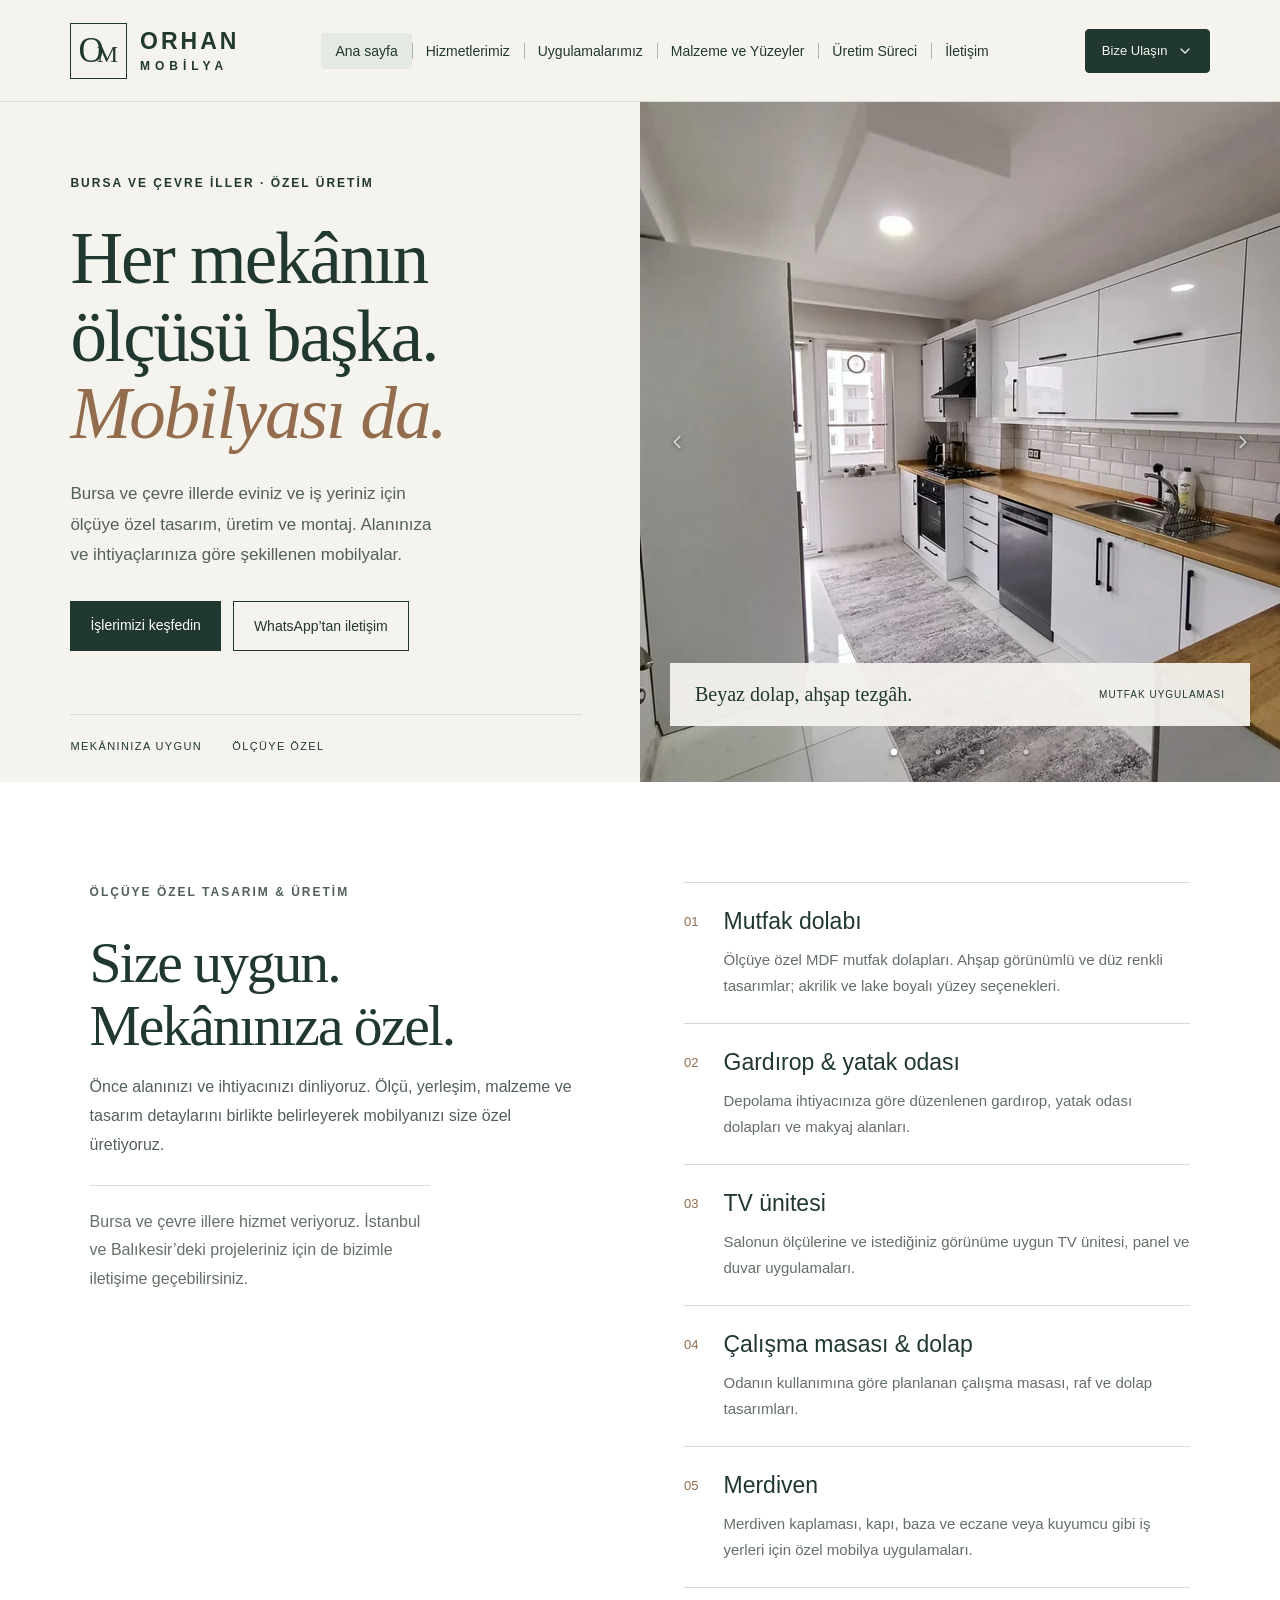
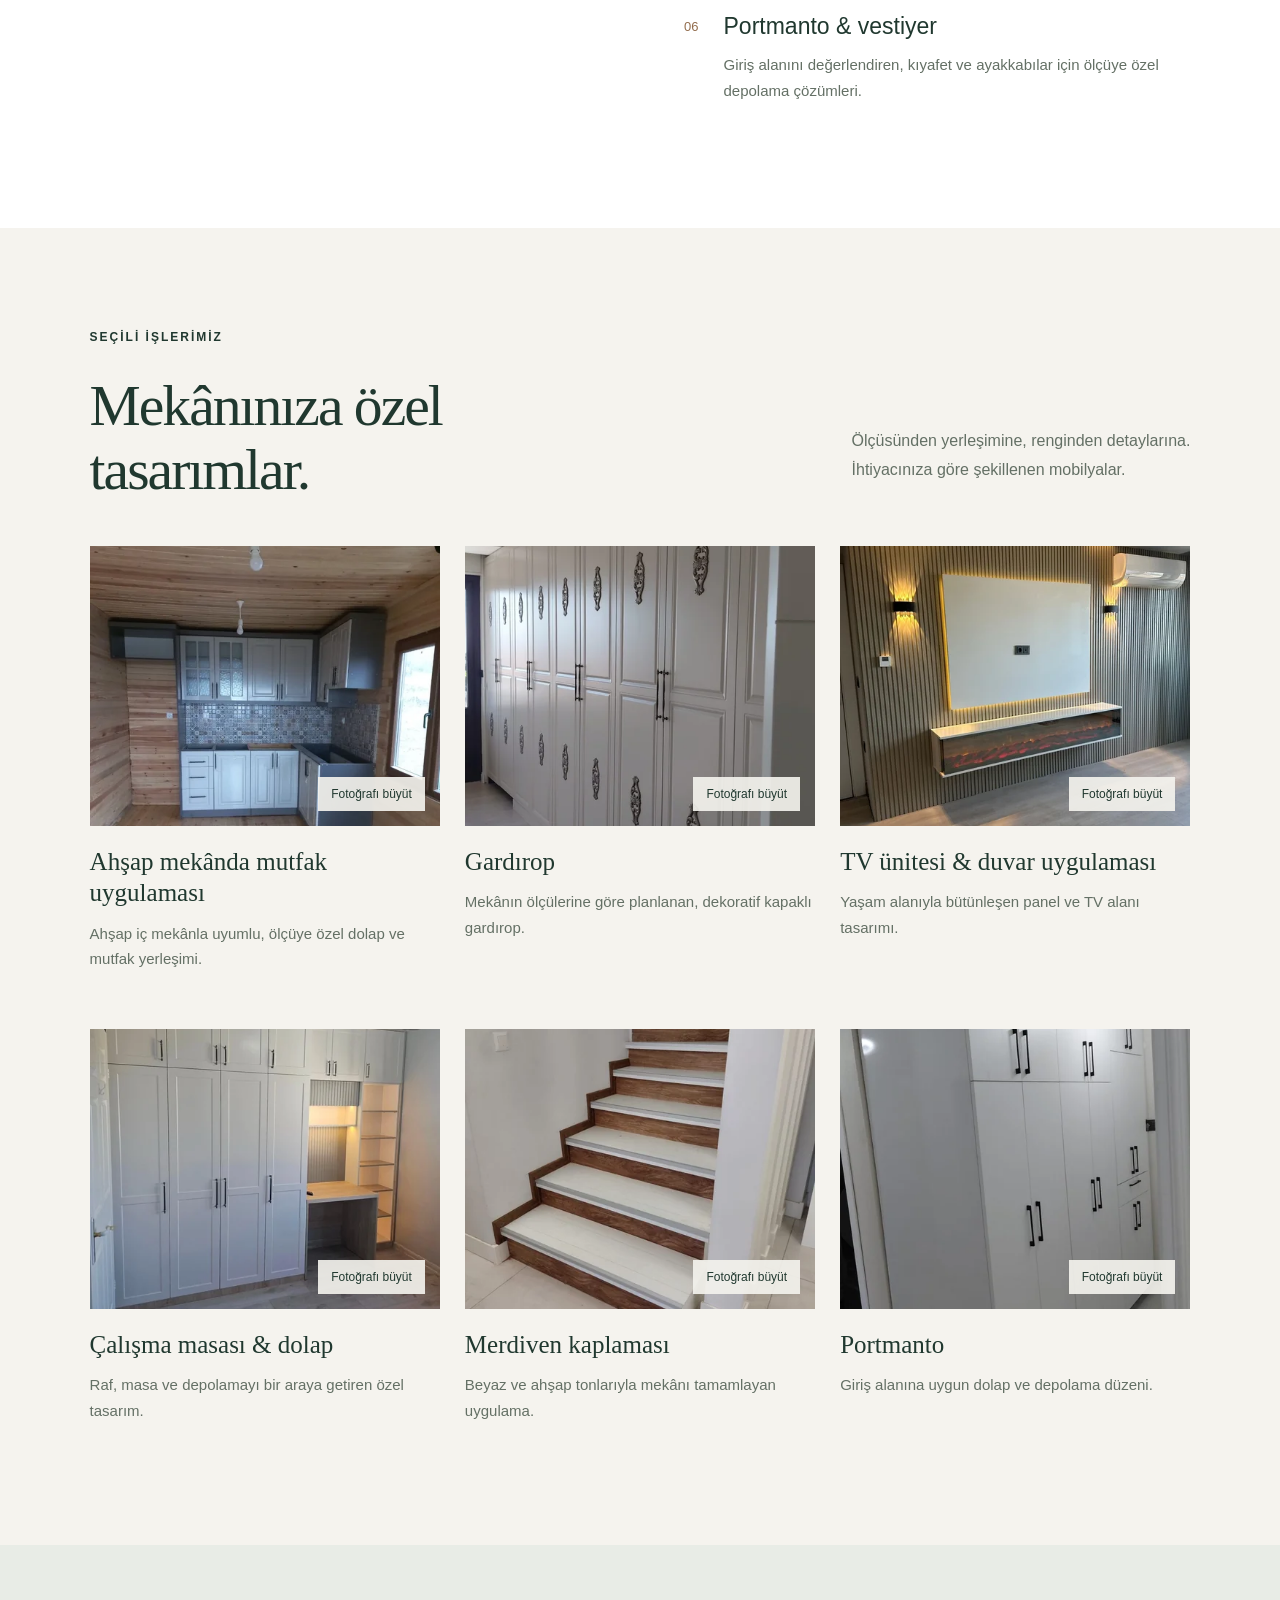
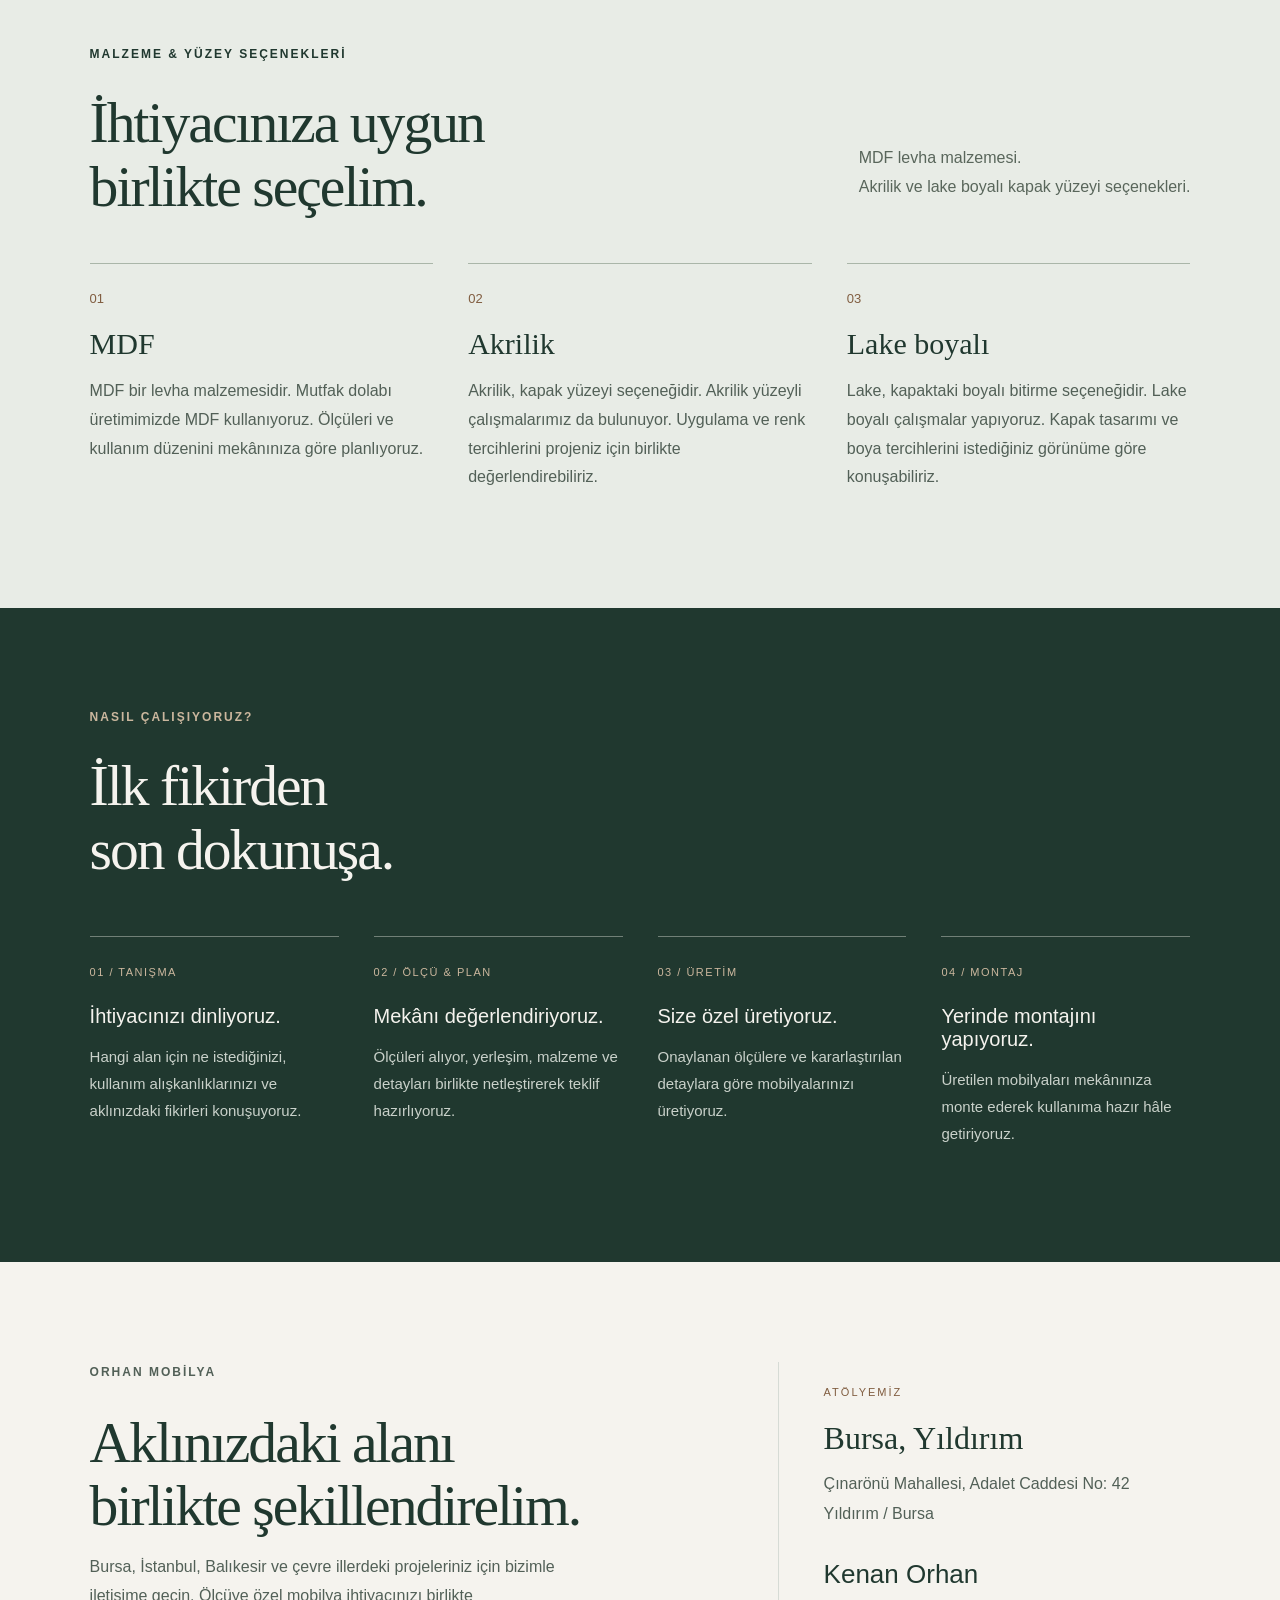
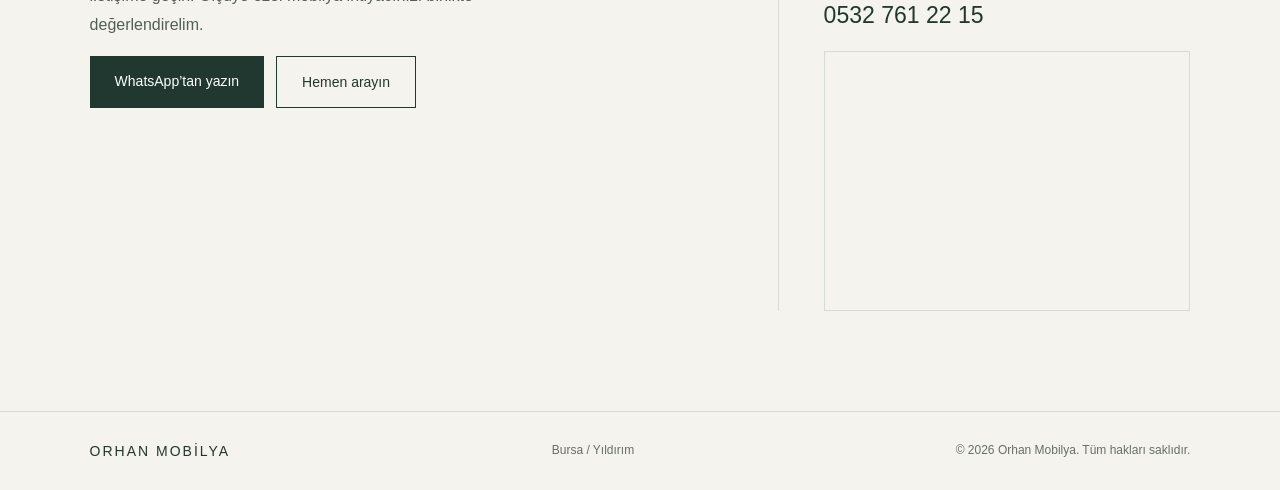
<file: index.html>
<!doctype html>
<html lang="tr">
<head>
<meta charset="UTF-8">
<meta name="viewport" content="width=device-width,initial-scale=1">
<title>Orhan Mobilya | Bursa Yıldırım · Ölçüye Özel Üretim</title>
<meta name="description" content="Bursa ve çevre illerde ölçüye özel mobilya tasarımı, üretimi ve montajı. Gerçek mutfak, gardırop, TV ünitesi ve portmanto uygulamalarımızı keşfedin.">
<link rel="canonical" href="https://www.orhanmobilyabursa.com/">
<meta property="og:url" content="https://www.orhanmobilyabursa.com/">
<link rel="icon" href="/favicon.ico" type="image/x-icon" sizes="16x16 32x32 48x48 96x96">
<link rel="icon" href="/assets/favicon-48.png" type="image/png" sizes="48x48">
<link rel="icon" href="/assets/favicon-96.png" type="image/png" sizes="96x96">
<!-- Establish the enhanced navigation state before the first styled render. -->
<script>document.documentElement.classList.add("js");</script>
<link rel="stylesheet" href="/style.css">
<script src="/script.js" defer></script>
</head>
<body>
<a class="skip-link" href="#main-content">İçeriğe geç</a>
<header><a class="brand" href="/" aria-current="page" aria-label="Orhan Mobilya ana sayfa"><span class="brand-mark">O<span>M</span></span><span>ORHAN<small>MOBİLYA</small></span></a><button class="menu-toggle" type="button" aria-controls="menu-panel" aria-expanded="false" aria-label="Menüyü aç"><svg width="22" height="22" viewBox="0 0 24 24" fill="none" stroke="currentColor" stroke-width="1.6" stroke-linecap="round" aria-hidden="true"><path d="M4 6h16M4 12h16M4 18h16"/></svg></button><div id="menu-panel"><nav id="main-menu" aria-label="Ana menü"><a href="/" aria-current="page">Ana sayfa</a><a href="/hizmetler/">Hizmetlerimiz</a><a href="/uygulamalar/">Uygulamalarımız</a><a href="/malzemeler/">Malzeme ve Yüzeyler</a><a href="/uretim-sureci/">Üretim Süreci</a><a href="/iletisim/">İletişim</a></nav>
<details class="header-reach"><summary class="header-contact">Bize Ulaşın<svg width="16" height="16" viewBox="0 0 24 24" fill="none" stroke="currentColor" stroke-width="1.8" stroke-linecap="round" stroke-linejoin="round" aria-hidden="true"><path d="m6 9 6 6 6-6"/></svg></summary><div class="reach-options"><a href="tel:+905327612215"><span>Telefon ile arayın</span><strong class="reach-line"><svg class="reach-icon" width="16" height="16" viewBox="0 0 24 24" fill="none" stroke="currentColor" stroke-width="1.7" stroke-linecap="round" stroke-linejoin="round" aria-hidden="true" focusable="false"><path d="M22 16.9v3a2 2 0 0 1-2.2 2A19.8 19.8 0 0 1 3.1 5.2 2 2 0 0 1 5.1 3h3a2 2 0 0 1 2 1.7c.1 1 .4 2 .7 2.9a2 2 0 0 1-.5 2.1L9 11a16 16 0 0 0 6 6l1.3-1.3a2 2 0 0 1 2.1-.5c.9.3 1.9.6 2.9.7A2 2 0 0 1 22 16.9Z"/></svg>0532 761 22 15</strong></a><a href="https://wa.me/905327612215" target="_blank" rel="noopener noreferrer"><span class="reach-line"><svg class="reach-icon" width="16" height="16" viewBox="0 0 24 24" fill="none" stroke="currentColor" stroke-width="1.7" stroke-linecap="round" stroke-linejoin="round" aria-hidden="true" focusable="false"><path d="M20.5 11.7a8.5 8.5 0 0 1-12.6 7.5L3 20.5l1.3-4.8a8.5 8.5 0 1 1 16.2-4Z"/><path d="m8 7 1.5 3-1 1c1 2 2 3 4 4l1-1 3 1.5c-.5 2-2 2.5-3.5 2-3.5-1-6-3.5-7-7C5.5 9 6 7.5 8 7Z"/></svg>WhatsApp’tan yazın</span><small>Mesaj gönderin</small></a></div></details></div></header>
<main id="main-content"><section class="hero"><div class="hero-copy"><p class="eyebrow">BURSA VE ÇEVRE İLLER · ÖZEL ÜRETİM</p><h1>Her mekânın<br>ölçüsü başka.<br><em>Mobilyası da.</em></h1><p class="intro">Bursa ve çevre illerde eviniz ve iş yeriniz için ölçüye özel tasarım, üretim ve montaj. Alanınıza ve ihtiyaçlarınıza göre şekillenen mobilyalar.</p><div class="hero-actions"><a class="button dark" href="/uygulamalar/">İşlerimizi keşfedin</a><a class="button outline" href="https://wa.me/905327612215" target="_blank" rel="noopener noreferrer">WhatsApp’tan iletişim</a></div><div class="hero-bottom"><span>MEKÂNINIZA UYGUN</span><span>ÖLÇÜYE ÖZEL</span></div></div><div class="hero-gallery" role="region" aria-roledescription="galeri" aria-label="Gerçek proje fotoğrafları">
<div class="hero-track" id="hero-track" tabindex="0" aria-label="Proje fotoğrafları; sağ ve sol ok tuşlarıyla gezinin"><figure class="hero-slide" role="group" aria-roledescription="slayt" aria-label="1 / 4: Mutfak uygulaması"><picture><source type="image/webp" srcset="/assets/mutfak-beyaz-ahsap-tezgah-320.webp 320w, /assets/mutfak-beyaz-ahsap-tezgah-480.webp 480w, /assets/mutfak-beyaz-ahsap-tezgah-640.webp 640w, /assets/mutfak-beyaz-ahsap-tezgah-900.webp 900w, /assets/mutfak-beyaz-ahsap-tezgah-1200.webp 1200w" sizes="(max-width: 700px) 100vw, 50vw"><img src="/assets/mutfak-beyaz-ahsap-tezgah.jpg" width="1200" height="1600" loading="eager" decoding="async" fetchpriority="high" alt="Beyaz kapaklı, siyah kulplu ve ahşap tezgâhlı mutfak dolapları"></picture><figcaption><span>Beyaz dolap, ahşap tezgâh.</span><small>Mutfak uygulaması</small></figcaption></figure>
<figure class="hero-slide" role="group" aria-roledescription="slayt" aria-label="2 / 4: Gardırop uygulaması"><picture><source type="image/webp" srcset="/assets/secilmis-gardirop-320.webp 320w, /assets/secilmis-gardirop-480.webp 480w, /assets/secilmis-gardirop-640.webp 640w, /assets/secilmis-gardirop-900.webp 900w" sizes="(max-width: 700px) 100vw, 50vw"><img src="/assets/secilmis-gardirop.jpg" width="900" height="1600" loading="lazy" decoding="async" alt="Dekoratif kapaklı, ölçüye özel gardırop"></picture><figcaption><span>Mekâna göre planlanan gardırop.</span><small>Gardırop uygulaması</small></figcaption></figure>
<figure class="hero-slide" role="group" aria-roledescription="slayt" aria-label="3 / 4: TV ünitesi uygulaması"><picture><source type="image/webp" srcset="/assets/secilmis-tv-320.webp 320w, /assets/secilmis-tv-480.webp 480w, /assets/secilmis-tv-640.webp 640w, /assets/secilmis-tv-900.webp 900w, /assets/secilmis-tv-1200.webp 1200w" sizes="(max-width: 700px) 100vw, 50vw"><img src="/assets/secilmis-tv.jpg" width="1200" height="1600" loading="lazy" decoding="async" alt="Ahşap tonlarında panel ve TV ünitesi"></picture><figcaption><span>Salonla bütünleşen TV alanı.</span><small>TV ünitesi uygulaması</small></figcaption></figure>
<figure class="hero-slide" role="group" aria-roledescription="slayt" aria-label="4 / 4: Portmanto uygulaması"><picture><source type="image/webp" srcset="/assets/secilmis-portmanto-320.webp 320w, /assets/secilmis-portmanto-480.webp 480w, /assets/secilmis-portmanto-640.webp 640w, /assets/secilmis-portmanto-900.webp 900w, /assets/secilmis-portmanto-1011.webp 1011w" sizes="(max-width: 700px) 100vw, 50vw"><img src="/assets/secilmis-portmanto.jpg" width="1011" height="1600" loading="lazy" decoding="async" alt="Giriş alanında beyaz kapaklı portmanto"></picture><figcaption><span>Giriş alanına uygun depolama.</span><small>Portmanto uygulaması</small></figcaption></figure></div>
<div class="gallery-controls" hidden><button type="button" class="gallery-arrow" data-direction="-1" aria-label="Önceki proje fotoğrafı" aria-controls="hero-track"><svg viewBox="0 0 24 24" fill="none" stroke="currentColor" stroke-width="1.5" stroke-linecap="round" stroke-linejoin="round" aria-hidden="true"><path d="m14 6-6 6 6 6"/></svg></button><div class="gallery-dots"><button class="gallery-dot" type="button" data-slide="0" aria-label="Mutfak uygulaması fotoğrafına geç" aria-current="true"></button><button class="gallery-dot" type="button" data-slide="1" aria-label="Gardırop uygulaması fotoğrafına geç"></button><button class="gallery-dot" type="button" data-slide="2" aria-label="TV ünitesi uygulaması fotoğrafına geç"></button><button class="gallery-dot" type="button" data-slide="3" aria-label="Portmanto uygulaması fotoğrafına geç"></button></div><button type="button" class="gallery-arrow" data-direction="1" aria-label="Sonraki proje fotoğrafı" aria-controls="hero-track"><svg viewBox="0 0 24 24" fill="none" stroke="currentColor" stroke-width="1.5" stroke-linecap="round" stroke-linejoin="round" aria-hidden="true"><path d="m10 6 6 6-6 6"/></svg></button></div>
<p class="sr-only" role="status" aria-live="polite" id="gallery-status">1 / 4: Mutfak uygulaması</p></div></section>
<section id="hizmetler" class="services section"><div class="section-heading"><p class="eyebrow">ÖLÇÜYE ÖZEL TASARIM & ÜRETİM</p><h2>Size uygun.<br>Mekânınıza özel.</h2><p>Önce alanınızı ve ihtiyacınızı dinliyoruz. Ölçü, yerleşim, malzeme ve tasarım detaylarını birlikte belirleyerek mobilyanızı size özel üretiyoruz.</p><p class="service-region">Bursa ve çevre illere hizmet veriyoruz. İstanbul ve Balıkesir’deki projeleriniz için de bizimle iletişime geçebilirsiniz.</p></div><div class="service-list"><article><span>01</span><div><h3>Mutfak dolabı</h3><p>Ölçüye özel MDF mutfak dolapları. Ahşap görünümlü ve düz renkli tasarımlar; akrilik ve lake boyalı yüzey seçenekleri.</p></div></article>
<article><span>02</span><div><h3>Gardırop & yatak odası</h3><p>Depolama ihtiyacınıza göre düzenlenen gardırop, yatak odası dolapları ve makyaj alanları.</p></div></article>
<article><span>03</span><div><h3>TV ünitesi</h3><p>Salonun ölçülerine ve istediğiniz görünüme uygun TV ünitesi, panel ve duvar uygulamaları.</p></div></article>
<article><span>04</span><div><h3>Çalışma masası & dolap</h3><p>Odanın kullanımına göre planlanan çalışma masası, raf ve dolap tasarımları.</p></div></article>
<article><span>05</span><div><h3>Merdiven</h3><p>Merdiven kaplaması, kapı, baza ve eczane veya kuyumcu gibi iş yerleri için özel mobilya uygulamaları.</p></div></article>
<article><span>06</span><div><h3>Portmanto & vestiyer</h3><p>Giriş alanını değerlendiren, kıyafet ve ayakkabılar için ölçüye özel depolama çözümleri.</p></div></article></div></section>
<section id="isler" class="projects section"><div class="projects-head"><div><p class="eyebrow">SEÇİLİ İŞLERİMİZ</p><h2>Mekânınıza özel<br>tasarımlar.</h2></div><p>Ölçüsünden yerleşimine, renginden detaylarına.<br>İhtiyacınıza göre şekillenen mobilyalar.</p></div><div class="gallery real-gallery"><article class="project-card"><button class="project" data-photo="/assets/secilmis-mutfak.jpg" data-title="Ahşap mekânda mutfak uygulaması"><div class="image-wrap"><picture><source type="image/webp" srcset="/assets/secilmis-mutfak-320.webp 320w, /assets/secilmis-mutfak-480.webp 480w, /assets/secilmis-mutfak-640.webp 640w, /assets/secilmis-mutfak-900.webp 900w, /assets/secilmis-mutfak-1200.webp 1200w" sizes="(max-width: 700px) 86vw, (max-width: 1100px) calc(43vw - 12.5px), calc(28.6667vw - 16.6667px)"><img width="1200" height="1170" decoding="async" loading="lazy" src="/assets/secilmis-mutfak.jpg" alt="Ahşap iç mekânla uyumlu, ölçüye özel dolap ve mutfak yerleşimi."></picture><span>Fotoğrafı büyüt</span></div><div class="caption"><h3>Ahşap mekânda mutfak uygulaması</h3><p>Ahşap iç mekânla uyumlu, ölçüye özel dolap ve mutfak yerleşimi.</p></div></button></article>
<article class="project-card"><button class="project" data-photo="/assets/secilmis-gardirop.jpg" data-title="Gardırop"><div class="image-wrap"><picture><source type="image/webp" srcset="/assets/secilmis-gardirop-320.webp 320w, /assets/secilmis-gardirop-480.webp 480w, /assets/secilmis-gardirop-640.webp 640w, /assets/secilmis-gardirop-900.webp 900w" sizes="(max-width: 700px) 86vw, (max-width: 1100px) calc(43vw - 12.5px), calc(28.6667vw - 16.6667px)"><img width="900" height="1600" decoding="async" loading="lazy" src="/assets/secilmis-gardirop.jpg" alt="Mekânın ölçülerine göre planlanan, dekoratif kapaklı gardırop."></picture><span>Fotoğrafı büyüt</span></div><div class="caption"><h3>Gardırop</h3><p>Mekânın ölçülerine göre planlanan, dekoratif kapaklı gardırop.</p></div></button></article>
<article class="project-card"><button class="project" data-photo="/assets/secilmis-tv.jpg" data-title="TV ünitesi &amp; duvar uygulaması"><div class="image-wrap"><picture><source type="image/webp" srcset="/assets/secilmis-tv-320.webp 320w, /assets/secilmis-tv-480.webp 480w, /assets/secilmis-tv-640.webp 640w, /assets/secilmis-tv-900.webp 900w, /assets/secilmis-tv-1200.webp 1200w" sizes="(max-width: 700px) 86vw, (max-width: 1100px) calc(43vw - 12.5px), calc(28.6667vw - 16.6667px)"><img width="1200" height="1600" decoding="async" loading="lazy" src="/assets/secilmis-tv.jpg" alt="Yaşam alanıyla bütünleşen panel ve TV alanı tasarımı."></picture><span>Fotoğrafı büyüt</span></div><div class="caption"><h3>TV ünitesi & duvar uygulaması</h3><p>Yaşam alanıyla bütünleşen panel ve TV alanı tasarımı.</p></div></button></article>
<article class="project-card"><button class="project" data-photo="/assets/secilmis-calisma.jpg" data-title="Çalışma masası &amp; dolap"><div class="image-wrap"><picture><source type="image/webp" srcset="/assets/secilmis-calisma-320.webp 320w, /assets/secilmis-calisma-480.webp 480w, /assets/secilmis-calisma-640.webp 640w, /assets/secilmis-calisma-900.webp 900w, /assets/secilmis-calisma-1170.webp 1170w" sizes="(max-width: 700px) 86vw, (max-width: 1100px) calc(43vw - 12.5px), calc(28.6667vw - 16.6667px)"><img width="1170" height="1174" decoding="async" loading="lazy" src="/assets/secilmis-calisma.jpg" alt="Raf, masa ve depolamayı bir araya getiren özel tasarım."></picture><span>Fotoğrafı büyüt</span></div><div class="caption"><h3>Çalışma masası & dolap</h3><p>Raf, masa ve depolamayı bir araya getiren özel tasarım.</p></div></button></article>
<article class="project-card"><button class="project" data-photo="/assets/secilmis-merdiven.jpg" data-title="Merdiven kaplaması"><div class="image-wrap"><picture><source type="image/webp" srcset="/assets/secilmis-merdiven-320.webp 320w, /assets/secilmis-merdiven-480.webp 480w, /assets/secilmis-merdiven-640.webp 640w, /assets/secilmis-merdiven-900.webp 900w, /assets/secilmis-merdiven-1200.webp 1200w" sizes="(max-width: 700px) 86vw, (max-width: 1100px) calc(43vw - 12.5px), calc(28.6667vw - 16.6667px)"><img width="1200" height="1600" decoding="async" loading="lazy" src="/assets/secilmis-merdiven.jpg" alt="Beyaz ve ahşap tonlarıyla mekânı tamamlayan uygulama."></picture><span>Fotoğrafı büyüt</span></div><div class="caption"><h3>Merdiven kaplaması</h3><p>Beyaz ve ahşap tonlarıyla mekânı tamamlayan uygulama.</p></div></button></article>
<article class="project-card"><button class="project" data-photo="/assets/secilmis-portmanto.jpg" data-title="Portmanto"><div class="image-wrap"><picture><source type="image/webp" srcset="/assets/secilmis-portmanto-320.webp 320w, /assets/secilmis-portmanto-480.webp 480w, /assets/secilmis-portmanto-640.webp 640w, /assets/secilmis-portmanto-900.webp 900w, /assets/secilmis-portmanto-1011.webp 1011w" sizes="(max-width: 700px) 86vw, (max-width: 1100px) calc(43vw - 12.5px), calc(28.6667vw - 16.6667px)"><img width="1011" height="1600" decoding="async" loading="lazy" src="/assets/secilmis-portmanto.jpg" alt="Giriş alanına uygun dolap ve depolama düzeni."></picture><span>Fotoğrafı büyüt</span></div><div class="caption"><h3>Portmanto</h3><p>Giriş alanına uygun dolap ve depolama düzeni.</p></div></button></article></div></section>
<section id="malzemeler" class="materials section"><div class="projects-head"><div><p class="eyebrow">MALZEME & YÜZEY SEÇENEKLERİ</p><h2>İhtiyacınıza uygun<br>birlikte seçelim.</h2></div><p>MDF levha malzemesi.<br>Akrilik ve lake boyalı kapak yüzeyi seçenekleri.</p></div><div class="material-grid"><article><span>01</span><h3>MDF</h3><p>MDF bir levha malzemesidir. Mutfak dolabı üretimimizde MDF kullanıyoruz. Ölçüleri ve kullanım düzenini mekânınıza göre planlıyoruz.</p></article><article><span>02</span><h3>Akrilik</h3><p>Akrilik, kapak yüzeyi seçeneğidir. Akrilik yüzeyli çalışmalarımız da bulunuyor. Uygulama ve renk tercihlerini projeniz için birlikte değerlendirebiliriz.</p></article><article><span>03</span><h3>Lake boyalı</h3><p>Lake, kapaktaki boyalı bitirme seçeneğidir. Lake boyalı çalışmalar yapıyoruz. Kapak tasarımı ve boya tercihlerini istediğiniz görünüme göre konuşabiliriz.</p></article></div></section>
<section id="surec" class="process section"><p class="eyebrow">NASIL ÇALIŞIYORUZ?</p><h2>İlk fikirden<br>son dokunuşa.</h2><div class="steps"><article><span>01 / TANIŞMA</span><h3>İhtiyacınızı dinliyoruz.</h3><p>Hangi alan için ne istediğinizi, kullanım alışkanlıklarınızı ve aklınızdaki fikirleri konuşuyoruz.</p></article><article><span>02 / ÖLÇÜ & PLAN</span><h3>Mekânı değerlendiriyoruz.</h3><p>Ölçüleri alıyor, yerleşim, malzeme ve detayları birlikte netleştirerek teklif hazırlıyoruz.</p></article><article><span>03 / ÜRETİM</span><h3>Size özel üretiyoruz.</h3><p>Onaylanan ölçülere ve kararlaştırılan detaylara göre mobilyalarınızı üretiyoruz.</p></article><article><span>04 / MONTAJ</span><h3>Yerinde montajını yapıyoruz.</h3><p>Üretilen mobilyaları mekânınıza monte ederek kullanıma hazır hâle getiriyoruz.</p></article></div></section>
<section id="iletisim" class="contact section"><div><p class="eyebrow">ORHAN MOBİLYA</p><h2>Aklınızdaki alanı<br>birlikte şekillendirelim.</h2><p>Bursa, İstanbul, Balıkesir ve çevre illerdeki projeleriniz için bizimle iletişime geçin. Ölçüye özel mobilya ihtiyacınızı birlikte değerlendirelim.</p><div class="contact-actions"><a class="button dark" href="https://wa.me/905327612215" target="_blank" rel="noopener noreferrer">WhatsApp’tan yazın</a><a class="button outline" href="tel:+905327612215">Hemen arayın</a></div></div><aside><span class="location-label">ATÖLYEMİZ</span><h3>Bursa, Yıldırım</h3><address>Çınarönü Mahallesi, Adalet Caddesi No: 42<br>Yıldırım / Bursa</address><a class="phone-link" href="tel:+905327612215"><span class="contact-name">Kenan Orhan</span>0532 761 22 15</a><iframe class="contact-map" src="https://www.google.com/maps/embed?pb=!1m18!1m12!1m3!1d226.4964530620636!2d29.136665679718632!3d40.20103456639237!2m3!1f0!2f0!3f0!3m2!1i1024!2i768!4f13.1!3m3!1m2!1s0x14ca3ed48d4d5ecf%3A0x4e1b15c6994186bf!2sOrhan%20mobilya!5e0!3m2!1str!2str!4v1792060296318!5m2!1str!2str" width="600" height="260" title="Orhan Mobilya atölyesinin Google Haritalar konumu" allowfullscreen loading="lazy" referrerpolicy="strict-origin-when-cross-origin"></iframe></aside></section></main>
<footer><a class="footer-brand" href="/">ORHAN MOBİLYA</a><span>Bursa / Yıldırım</span><span class="copyright">© 2026 Orhan Mobilya. Tüm hakları saklıdır.</span></footer>

<dialog id="photo-dialog" aria-labelledby="photo-title"><button class="close" aria-label="Fotoğrafı kapat">×</button><img id="large-photo" decoding="async" alt=""><h2 id="photo-title"></h2></dialog>
</body>
</html>
</file>
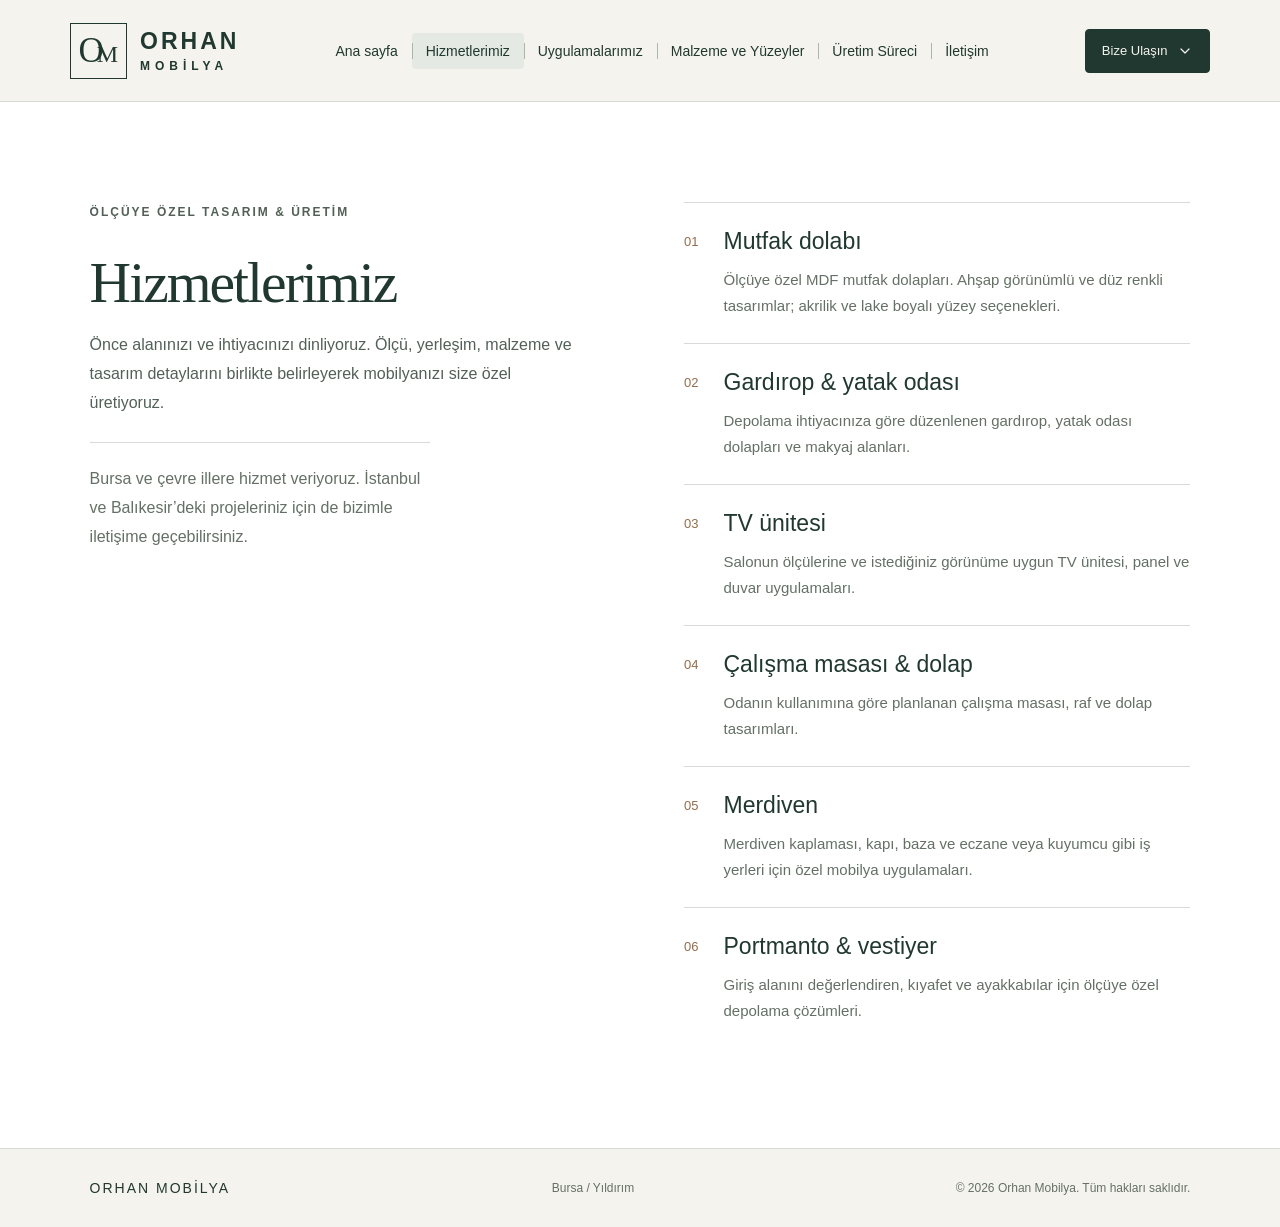
<file: hizmetler/index.html>
<!doctype html>
<html lang="tr">
<head>
<meta charset="UTF-8">
<meta name="viewport" content="width=device-width,initial-scale=1">
<title>Hizmetlerimiz | Ölçüye Özel Mobilya · Orhan Mobilya</title>
<meta name="description" content="Bursa ve çevre illerde ölçüye özel mutfak dolabı, gardırop, TV ünitesi, portmanto ve çalışma masası tasarımı, üretimi ve montajı.">
<link rel="canonical" href="https://www.orhanmobilyabursa.com/hizmetler/">
<meta property="og:url" content="https://www.orhanmobilyabursa.com/hizmetler/">
<link rel="icon" href="/favicon.ico" type="image/x-icon" sizes="16x16 32x32 48x48 96x96">
<link rel="icon" href="/assets/favicon-48.png" type="image/png" sizes="48x48">
<link rel="icon" href="/assets/favicon-96.png" type="image/png" sizes="96x96">
<!-- Establish the enhanced navigation state before the first styled render. -->
<script>document.documentElement.classList.add("js");</script>
<link rel="stylesheet" href="/style.css">
<script src="/script.js" defer></script>
</head>
<body>
<a class="skip-link" href="#main-content">İçeriğe geç</a>
<header><a class="brand" href="/" aria-label="Orhan Mobilya ana sayfa"><span class="brand-mark">O<span>M</span></span><span>ORHAN<small>MOBİLYA</small></span></a><button class="menu-toggle" type="button" aria-controls="menu-panel" aria-expanded="false" aria-label="Menüyü aç"><svg width="22" height="22" viewBox="0 0 24 24" fill="none" stroke="currentColor" stroke-width="1.6" stroke-linecap="round" aria-hidden="true"><path d="M4 6h16M4 12h16M4 18h16"/></svg></button><div id="menu-panel"><nav id="main-menu" aria-label="Ana menü"><a href="/">Ana sayfa</a><a href="/hizmetler/" aria-current="page">Hizmetlerimiz</a><a href="/uygulamalar/">Uygulamalarımız</a><a href="/malzemeler/">Malzeme ve Yüzeyler</a><a href="/uretim-sureci/">Üretim Süreci</a><a href="/iletisim/">İletişim</a></nav>
<details class="header-reach"><summary class="header-contact">Bize Ulaşın<svg width="16" height="16" viewBox="0 0 24 24" fill="none" stroke="currentColor" stroke-width="1.8" stroke-linecap="round" stroke-linejoin="round" aria-hidden="true"><path d="m6 9 6 6 6-6"/></svg></summary><div class="reach-options"><a href="tel:+905327612215"><span>Telefon ile arayın</span><strong class="reach-line"><svg class="reach-icon" width="16" height="16" viewBox="0 0 24 24" fill="none" stroke="currentColor" stroke-width="1.7" stroke-linecap="round" stroke-linejoin="round" aria-hidden="true" focusable="false"><path d="M22 16.9v3a2 2 0 0 1-2.2 2A19.8 19.8 0 0 1 3.1 5.2 2 2 0 0 1 5.1 3h3a2 2 0 0 1 2 1.7c.1 1 .4 2 .7 2.9a2 2 0 0 1-.5 2.1L9 11a16 16 0 0 0 6 6l1.3-1.3a2 2 0 0 1 2.1-.5c.9.3 1.9.6 2.9.7A2 2 0 0 1 22 16.9Z"/></svg>0532 761 22 15</strong></a><a href="https://wa.me/905327612215" target="_blank" rel="noopener noreferrer"><span class="reach-line"><svg class="reach-icon" width="16" height="16" viewBox="0 0 24 24" fill="none" stroke="currentColor" stroke-width="1.7" stroke-linecap="round" stroke-linejoin="round" aria-hidden="true" focusable="false"><path d="M20.5 11.7a8.5 8.5 0 0 1-12.6 7.5L3 20.5l1.3-4.8a8.5 8.5 0 1 1 16.2-4Z"/><path d="m8 7 1.5 3-1 1c1 2 2 3 4 4l1-1 3 1.5c-.5 2-2 2.5-3.5 2-3.5-1-6-3.5-7-7C5.5 9 6 7.5 8 7Z"/></svg>WhatsApp’tan yazın</span><small>Mesaj gönderin</small></a></div></details></div></header>
<main id="main-content"><section id="hizmetler" class="services section"><div class="section-heading"><p class="eyebrow">ÖLÇÜYE ÖZEL TASARIM & ÜRETİM</p><h1 class="page-title">Hizmetlerimiz</h1><p>Önce alanınızı ve ihtiyacınızı dinliyoruz. Ölçü, yerleşim, malzeme ve tasarım detaylarını birlikte belirleyerek mobilyanızı size özel üretiyoruz.</p><p class="service-region">Bursa ve çevre illere hizmet veriyoruz. İstanbul ve Balıkesir’deki projeleriniz için de bizimle iletişime geçebilirsiniz.</p></div><div class="service-list"><article><span>01</span><div><h3>Mutfak dolabı</h3><p>Ölçüye özel MDF mutfak dolapları. Ahşap görünümlü ve düz renkli tasarımlar; akrilik ve lake boyalı yüzey seçenekleri.</p></div></article>
<article><span>02</span><div><h3>Gardırop & yatak odası</h3><p>Depolama ihtiyacınıza göre düzenlenen gardırop, yatak odası dolapları ve makyaj alanları.</p></div></article>
<article><span>03</span><div><h3>TV ünitesi</h3><p>Salonun ölçülerine ve istediğiniz görünüme uygun TV ünitesi, panel ve duvar uygulamaları.</p></div></article>
<article><span>04</span><div><h3>Çalışma masası & dolap</h3><p>Odanın kullanımına göre planlanan çalışma masası, raf ve dolap tasarımları.</p></div></article>
<article><span>05</span><div><h3>Merdiven</h3><p>Merdiven kaplaması, kapı, baza ve eczane veya kuyumcu gibi iş yerleri için özel mobilya uygulamaları.</p></div></article>
<article><span>06</span><div><h3>Portmanto & vestiyer</h3><p>Giriş alanını değerlendiren, kıyafet ve ayakkabılar için ölçüye özel depolama çözümleri.</p></div></article></div></section></main>
<footer><a class="footer-brand" href="/">ORHAN MOBİLYA</a><span>Bursa / Yıldırım</span><span class="copyright">© 2026 Orhan Mobilya. Tüm hakları saklıdır.</span></footer>

</body>
</html>
</file>
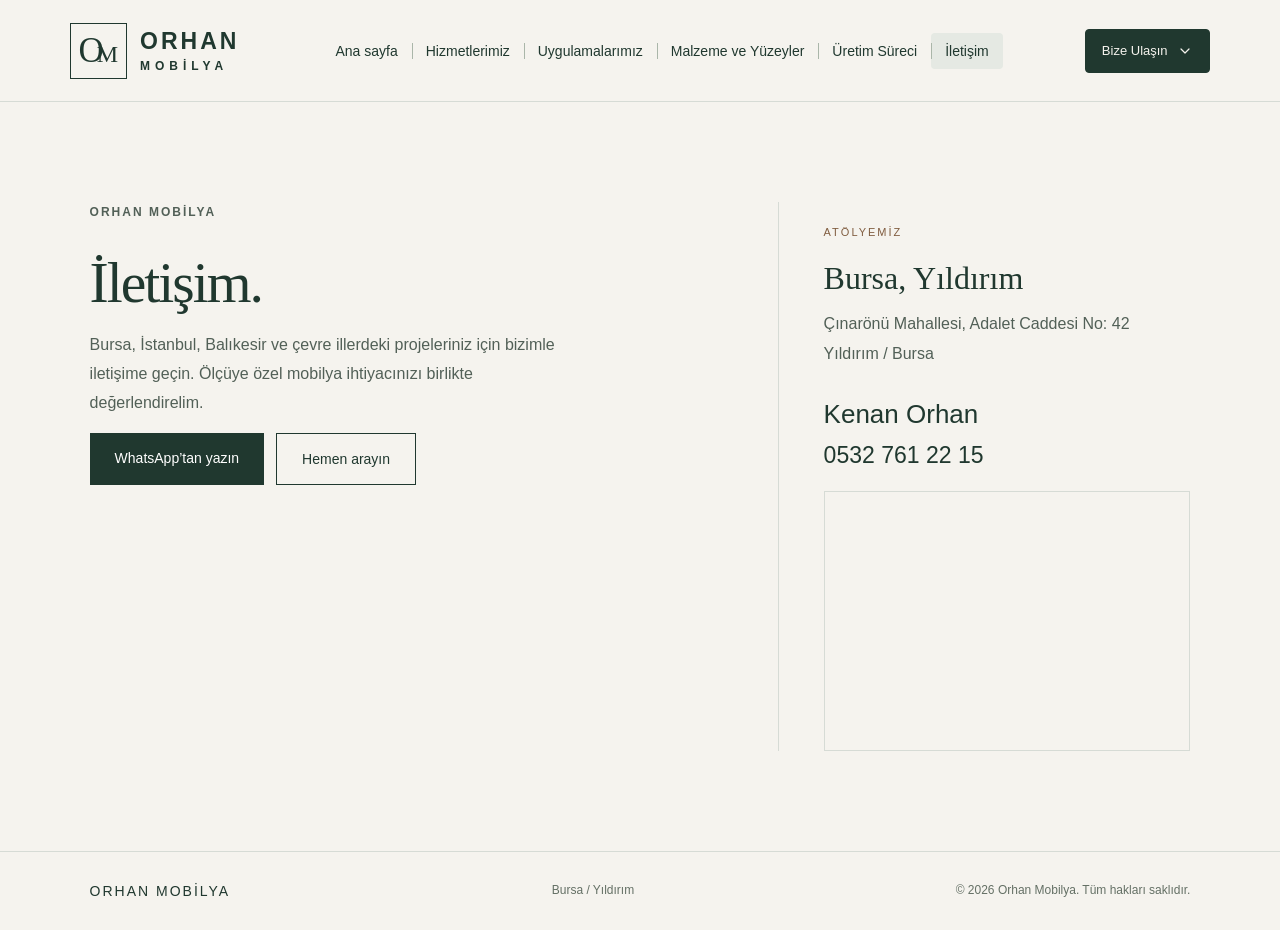
<file: iletisim/index.html>
<!doctype html>
<html lang="tr">
<head>
<meta charset="UTF-8">
<meta name="viewport" content="width=device-width,initial-scale=1">
<title>İletişim | Bursa Yıldırım Atölyesi · Orhan Mobilya</title>
<meta name="description" content="Bursa Yıldırım’daki Orhan Mobilya atölyesinin adresi, telefon ve WhatsApp bağlantıları. Ölçüye özel mobilya projeniz için bizimle iletişime geçin.">
<link rel="canonical" href="https://www.orhanmobilyabursa.com/iletisim/">
<meta property="og:url" content="https://www.orhanmobilyabursa.com/iletisim/">
<link rel="icon" href="/favicon.ico" type="image/x-icon" sizes="16x16 32x32 48x48 96x96">
<link rel="icon" href="/assets/favicon-48.png" type="image/png" sizes="48x48">
<link rel="icon" href="/assets/favicon-96.png" type="image/png" sizes="96x96">
<!-- Establish the enhanced navigation state before the first styled render. -->
<script>document.documentElement.classList.add("js");</script>
<link rel="stylesheet" href="/style.css">
<script src="/script.js" defer></script>
</head>
<body>
<a class="skip-link" href="#main-content">İçeriğe geç</a>
<header><a class="brand" href="/" aria-label="Orhan Mobilya ana sayfa"><span class="brand-mark">O<span>M</span></span><span>ORHAN<small>MOBİLYA</small></span></a><button class="menu-toggle" type="button" aria-controls="menu-panel" aria-expanded="false" aria-label="Menüyü aç"><svg width="22" height="22" viewBox="0 0 24 24" fill="none" stroke="currentColor" stroke-width="1.6" stroke-linecap="round" aria-hidden="true"><path d="M4 6h16M4 12h16M4 18h16"/></svg></button><div id="menu-panel"><nav id="main-menu" aria-label="Ana menü"><a href="/">Ana sayfa</a><a href="/hizmetler/">Hizmetlerimiz</a><a href="/uygulamalar/">Uygulamalarımız</a><a href="/malzemeler/">Malzeme ve Yüzeyler</a><a href="/uretim-sureci/">Üretim Süreci</a><a href="/iletisim/" aria-current="page">İletişim</a></nav>
<details class="header-reach"><summary class="header-contact">Bize Ulaşın<svg width="16" height="16" viewBox="0 0 24 24" fill="none" stroke="currentColor" stroke-width="1.8" stroke-linecap="round" stroke-linejoin="round" aria-hidden="true"><path d="m6 9 6 6 6-6"/></svg></summary><div class="reach-options"><a href="tel:+905327612215"><span>Telefon ile arayın</span><strong class="reach-line"><svg class="reach-icon" width="16" height="16" viewBox="0 0 24 24" fill="none" stroke="currentColor" stroke-width="1.7" stroke-linecap="round" stroke-linejoin="round" aria-hidden="true" focusable="false"><path d="M22 16.9v3a2 2 0 0 1-2.2 2A19.8 19.8 0 0 1 3.1 5.2 2 2 0 0 1 5.1 3h3a2 2 0 0 1 2 1.7c.1 1 .4 2 .7 2.9a2 2 0 0 1-.5 2.1L9 11a16 16 0 0 0 6 6l1.3-1.3a2 2 0 0 1 2.1-.5c.9.3 1.9.6 2.9.7A2 2 0 0 1 22 16.9Z"/></svg>0532 761 22 15</strong></a><a href="https://wa.me/905327612215" target="_blank" rel="noopener noreferrer"><span class="reach-line"><svg class="reach-icon" width="16" height="16" viewBox="0 0 24 24" fill="none" stroke="currentColor" stroke-width="1.7" stroke-linecap="round" stroke-linejoin="round" aria-hidden="true" focusable="false"><path d="M20.5 11.7a8.5 8.5 0 0 1-12.6 7.5L3 20.5l1.3-4.8a8.5 8.5 0 1 1 16.2-4Z"/><path d="m8 7 1.5 3-1 1c1 2 2 3 4 4l1-1 3 1.5c-.5 2-2 2.5-3.5 2-3.5-1-6-3.5-7-7C5.5 9 6 7.5 8 7Z"/></svg>WhatsApp’tan yazın</span><small>Mesaj gönderin</small></a></div></details></div></header>
<main id="main-content"><section id="iletisim" class="contact section"><div><p class="eyebrow">ORHAN MOBİLYA</p><h1 class="page-title">İletişim.</h1><p>Bursa, İstanbul, Balıkesir ve çevre illerdeki projeleriniz için bizimle iletişime geçin. Ölçüye özel mobilya ihtiyacınızı birlikte değerlendirelim.</p><div class="contact-actions"><a class="button dark" href="https://wa.me/905327612215" target="_blank" rel="noopener noreferrer">WhatsApp’tan yazın</a><a class="button outline" href="tel:+905327612215">Hemen arayın</a></div></div><aside><span class="location-label">ATÖLYEMİZ</span><h3>Bursa, Yıldırım</h3><address>Çınarönü Mahallesi, Adalet Caddesi No: 42<br>Yıldırım / Bursa</address><a class="phone-link" href="tel:+905327612215"><span class="contact-name">Kenan Orhan</span>0532 761 22 15</a><iframe class="contact-map" src="https://www.google.com/maps/embed?pb=!1m18!1m12!1m3!1d226.4964530620636!2d29.136665679718632!3d40.20103456639237!2m3!1f0!2f0!3f0!3m2!1i1024!2i768!4f13.1!3m3!1m2!1s0x14ca3ed48d4d5ecf%3A0x4e1b15c6994186bf!2sOrhan%20mobilya!5e0!3m2!1str!2str!4v1792060296318!5m2!1str!2str" width="600" height="260" title="Orhan Mobilya atölyesinin Google Haritalar konumu" allowfullscreen loading="lazy" referrerpolicy="strict-origin-when-cross-origin"></iframe></aside></section></main>
<footer><a class="footer-brand" href="/">ORHAN MOBİLYA</a><span>Bursa / Yıldırım</span><span class="copyright">© 2026 Orhan Mobilya. Tüm hakları saklıdır.</span></footer>

</body>
</html>
</file>
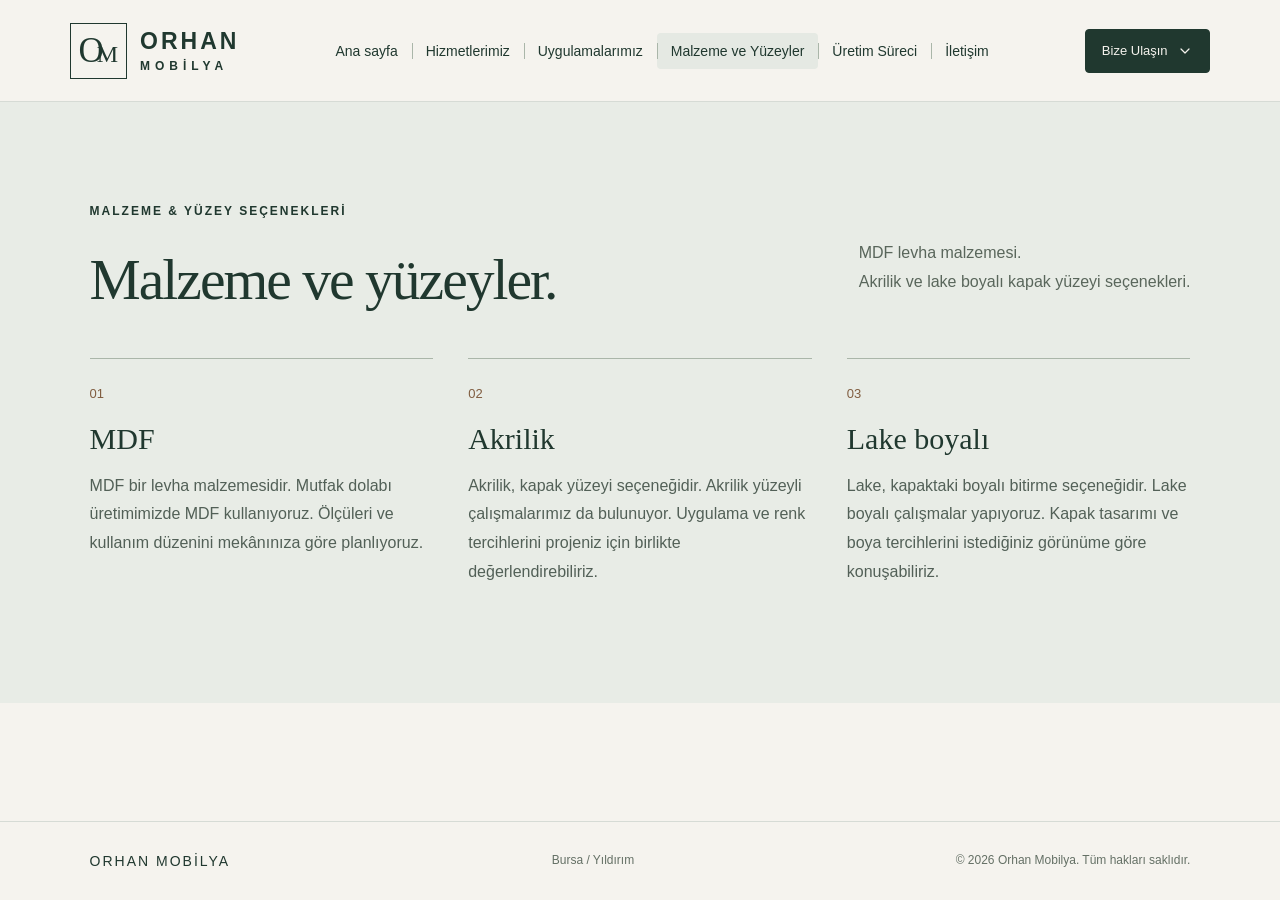
<file: malzemeler/index.html>
<!doctype html>
<html lang="tr">
<head>
<meta charset="UTF-8">
<meta name="viewport" content="width=device-width,initial-scale=1">
<title>MDF, Akrilik ve Lake | Malzeme ve Yüzeyler · Orhan Mobilya</title>
<meta name="description" content="MDF levha malzemesi ile akrilik kapak yüzeyi ve lake boyalı bitirme seçeneklerini tanıyın. Projenize uygun malzeme ve yüzeyi birlikte belirleyelim.">
<link rel="canonical" href="https://www.orhanmobilyabursa.com/malzemeler/">
<meta property="og:url" content="https://www.orhanmobilyabursa.com/malzemeler/">
<link rel="icon" href="/favicon.ico" type="image/x-icon" sizes="16x16 32x32 48x48 96x96">
<link rel="icon" href="/assets/favicon-48.png" type="image/png" sizes="48x48">
<link rel="icon" href="/assets/favicon-96.png" type="image/png" sizes="96x96">
<!-- Establish the enhanced navigation state before the first styled render. -->
<script>document.documentElement.classList.add("js");</script>
<link rel="stylesheet" href="/style.css">
<script src="/script.js" defer></script>
</head>
<body>
<a class="skip-link" href="#main-content">İçeriğe geç</a>
<header><a class="brand" href="/" aria-label="Orhan Mobilya ana sayfa"><span class="brand-mark">O<span>M</span></span><span>ORHAN<small>MOBİLYA</small></span></a><button class="menu-toggle" type="button" aria-controls="menu-panel" aria-expanded="false" aria-label="Menüyü aç"><svg width="22" height="22" viewBox="0 0 24 24" fill="none" stroke="currentColor" stroke-width="1.6" stroke-linecap="round" aria-hidden="true"><path d="M4 6h16M4 12h16M4 18h16"/></svg></button><div id="menu-panel"><nav id="main-menu" aria-label="Ana menü"><a href="/">Ana sayfa</a><a href="/hizmetler/">Hizmetlerimiz</a><a href="/uygulamalar/">Uygulamalarımız</a><a href="/malzemeler/" aria-current="page">Malzeme ve Yüzeyler</a><a href="/uretim-sureci/">Üretim Süreci</a><a href="/iletisim/">İletişim</a></nav>
<details class="header-reach"><summary class="header-contact">Bize Ulaşın<svg width="16" height="16" viewBox="0 0 24 24" fill="none" stroke="currentColor" stroke-width="1.8" stroke-linecap="round" stroke-linejoin="round" aria-hidden="true"><path d="m6 9 6 6 6-6"/></svg></summary><div class="reach-options"><a href="tel:+905327612215"><span>Telefon ile arayın</span><strong class="reach-line"><svg class="reach-icon" width="16" height="16" viewBox="0 0 24 24" fill="none" stroke="currentColor" stroke-width="1.7" stroke-linecap="round" stroke-linejoin="round" aria-hidden="true" focusable="false"><path d="M22 16.9v3a2 2 0 0 1-2.2 2A19.8 19.8 0 0 1 3.1 5.2 2 2 0 0 1 5.1 3h3a2 2 0 0 1 2 1.7c.1 1 .4 2 .7 2.9a2 2 0 0 1-.5 2.1L9 11a16 16 0 0 0 6 6l1.3-1.3a2 2 0 0 1 2.1-.5c.9.3 1.9.6 2.9.7A2 2 0 0 1 22 16.9Z"/></svg>0532 761 22 15</strong></a><a href="https://wa.me/905327612215" target="_blank" rel="noopener noreferrer"><span class="reach-line"><svg class="reach-icon" width="16" height="16" viewBox="0 0 24 24" fill="none" stroke="currentColor" stroke-width="1.7" stroke-linecap="round" stroke-linejoin="round" aria-hidden="true" focusable="false"><path d="M20.5 11.7a8.5 8.5 0 0 1-12.6 7.5L3 20.5l1.3-4.8a8.5 8.5 0 1 1 16.2-4Z"/><path d="m8 7 1.5 3-1 1c1 2 2 3 4 4l1-1 3 1.5c-.5 2-2 2.5-3.5 2-3.5-1-6-3.5-7-7C5.5 9 6 7.5 8 7Z"/></svg>WhatsApp’tan yazın</span><small>Mesaj gönderin</small></a></div></details></div></header>
<main id="main-content"><section id="malzemeler" class="materials section"><div class="projects-head"><div><p class="eyebrow">MALZEME & YÜZEY SEÇENEKLERİ</p><h1 class="page-title">Malzeme ve yüzeyler.</h1></div><p>MDF levha malzemesi.<br>Akrilik ve lake boyalı kapak yüzeyi seçenekleri.</p></div><div class="material-grid"><article><span>01</span><h3>MDF</h3><p>MDF bir levha malzemesidir. Mutfak dolabı üretimimizde MDF kullanıyoruz. Ölçüleri ve kullanım düzenini mekânınıza göre planlıyoruz.</p></article><article><span>02</span><h3>Akrilik</h3><p>Akrilik, kapak yüzeyi seçeneğidir. Akrilik yüzeyli çalışmalarımız da bulunuyor. Uygulama ve renk tercihlerini projeniz için birlikte değerlendirebiliriz.</p></article><article><span>03</span><h3>Lake boyalı</h3><p>Lake, kapaktaki boyalı bitirme seçeneğidir. Lake boyalı çalışmalar yapıyoruz. Kapak tasarımı ve boya tercihlerini istediğiniz görünüme göre konuşabiliriz.</p></article></div></section></main>
<footer><a class="footer-brand" href="/">ORHAN MOBİLYA</a><span>Bursa / Yıldırım</span><span class="copyright">© 2026 Orhan Mobilya. Tüm hakları saklıdır.</span></footer>

</body>
</html>
</file>
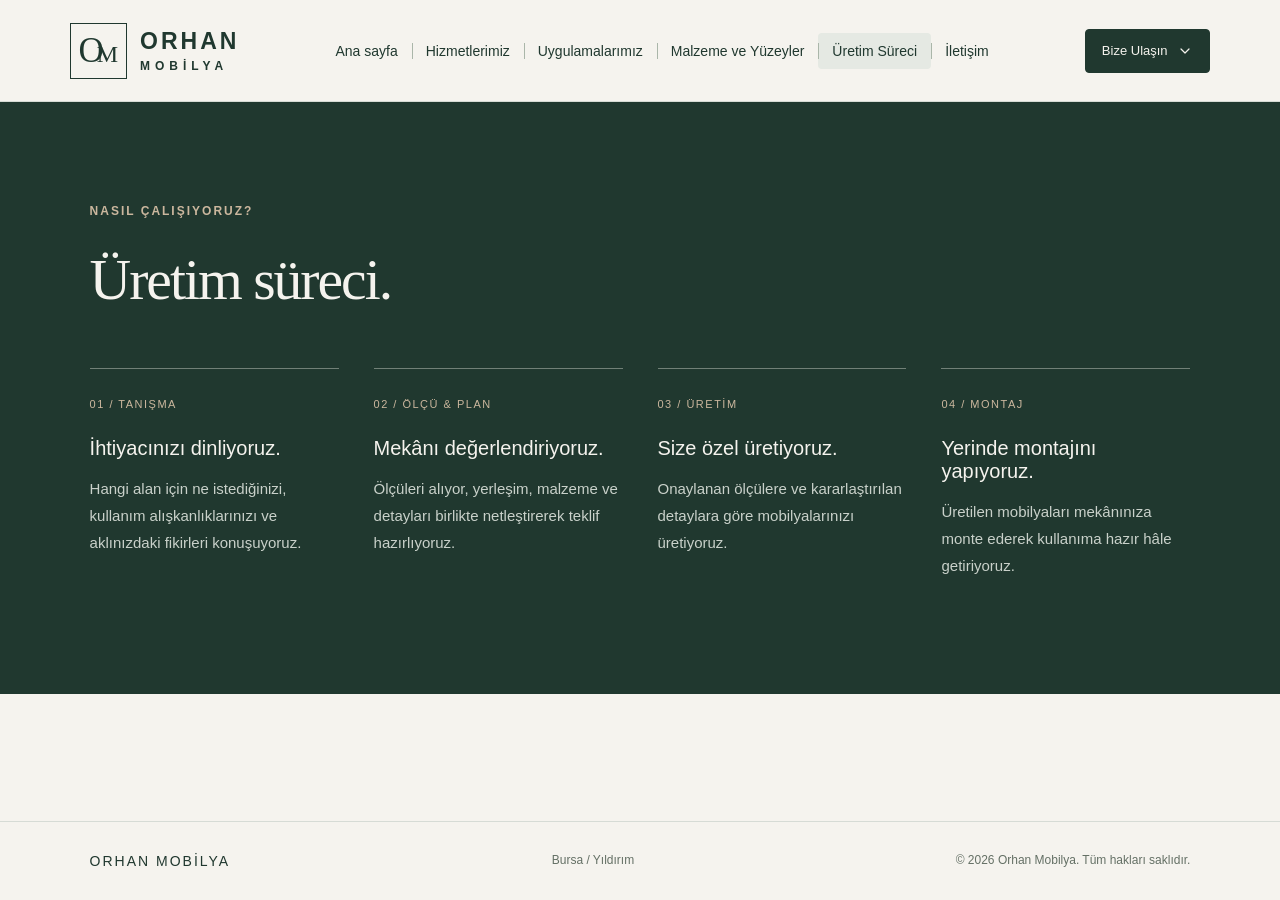
<file: uretim-sureci/index.html>
<!doctype html>
<html lang="tr">
<head>
<meta charset="UTF-8">
<meta name="viewport" content="width=device-width,initial-scale=1">
<title>Üretim Süreci | Tanışmadan Montaja · Orhan Mobilya</title>
<meta name="description" content="Orhan Mobilya’da ölçüye özel mobilya üretiminin tanışma, ölçü ve planlama, üretim ve montaj aşamalarını inceleyin.">
<link rel="canonical" href="https://www.orhanmobilyabursa.com/uretim-sureci/">
<meta property="og:url" content="https://www.orhanmobilyabursa.com/uretim-sureci/">
<link rel="icon" href="/favicon.ico" type="image/x-icon" sizes="16x16 32x32 48x48 96x96">
<link rel="icon" href="/assets/favicon-48.png" type="image/png" sizes="48x48">
<link rel="icon" href="/assets/favicon-96.png" type="image/png" sizes="96x96">
<!-- Establish the enhanced navigation state before the first styled render. -->
<script>document.documentElement.classList.add("js");</script>
<link rel="stylesheet" href="/style.css">
<script src="/script.js" defer></script>
</head>
<body>
<a class="skip-link" href="#main-content">İçeriğe geç</a>
<header><a class="brand" href="/" aria-label="Orhan Mobilya ana sayfa"><span class="brand-mark">O<span>M</span></span><span>ORHAN<small>MOBİLYA</small></span></a><button class="menu-toggle" type="button" aria-controls="menu-panel" aria-expanded="false" aria-label="Menüyü aç"><svg width="22" height="22" viewBox="0 0 24 24" fill="none" stroke="currentColor" stroke-width="1.6" stroke-linecap="round" aria-hidden="true"><path d="M4 6h16M4 12h16M4 18h16"/></svg></button><div id="menu-panel"><nav id="main-menu" aria-label="Ana menü"><a href="/">Ana sayfa</a><a href="/hizmetler/">Hizmetlerimiz</a><a href="/uygulamalar/">Uygulamalarımız</a><a href="/malzemeler/">Malzeme ve Yüzeyler</a><a href="/uretim-sureci/" aria-current="page">Üretim Süreci</a><a href="/iletisim/">İletişim</a></nav>
<details class="header-reach"><summary class="header-contact">Bize Ulaşın<svg width="16" height="16" viewBox="0 0 24 24" fill="none" stroke="currentColor" stroke-width="1.8" stroke-linecap="round" stroke-linejoin="round" aria-hidden="true"><path d="m6 9 6 6 6-6"/></svg></summary><div class="reach-options"><a href="tel:+905327612215"><span>Telefon ile arayın</span><strong class="reach-line"><svg class="reach-icon" width="16" height="16" viewBox="0 0 24 24" fill="none" stroke="currentColor" stroke-width="1.7" stroke-linecap="round" stroke-linejoin="round" aria-hidden="true" focusable="false"><path d="M22 16.9v3a2 2 0 0 1-2.2 2A19.8 19.8 0 0 1 3.1 5.2 2 2 0 0 1 5.1 3h3a2 2 0 0 1 2 1.7c.1 1 .4 2 .7 2.9a2 2 0 0 1-.5 2.1L9 11a16 16 0 0 0 6 6l1.3-1.3a2 2 0 0 1 2.1-.5c.9.3 1.9.6 2.9.7A2 2 0 0 1 22 16.9Z"/></svg>0532 761 22 15</strong></a><a href="https://wa.me/905327612215" target="_blank" rel="noopener noreferrer"><span class="reach-line"><svg class="reach-icon" width="16" height="16" viewBox="0 0 24 24" fill="none" stroke="currentColor" stroke-width="1.7" stroke-linecap="round" stroke-linejoin="round" aria-hidden="true" focusable="false"><path d="M20.5 11.7a8.5 8.5 0 0 1-12.6 7.5L3 20.5l1.3-4.8a8.5 8.5 0 1 1 16.2-4Z"/><path d="m8 7 1.5 3-1 1c1 2 2 3 4 4l1-1 3 1.5c-.5 2-2 2.5-3.5 2-3.5-1-6-3.5-7-7C5.5 9 6 7.5 8 7Z"/></svg>WhatsApp’tan yazın</span><small>Mesaj gönderin</small></a></div></details></div></header>
<main id="main-content"><section id="surec" class="process section"><p class="eyebrow">NASIL ÇALIŞIYORUZ?</p><h1 class="page-title">Üretim süreci.</h1><div class="steps"><article><span>01 / TANIŞMA</span><h3>İhtiyacınızı dinliyoruz.</h3><p>Hangi alan için ne istediğinizi, kullanım alışkanlıklarınızı ve aklınızdaki fikirleri konuşuyoruz.</p></article>
<article><span>02 / ÖLÇÜ & PLAN</span><h3>Mekânı değerlendiriyoruz.</h3><p>Ölçüleri alıyor, yerleşim, malzeme ve detayları birlikte netleştirerek teklif hazırlıyoruz.</p></article>
<article><span>03 / ÜRETİM</span><h3>Size özel üretiyoruz.</h3><p>Onaylanan ölçülere ve kararlaştırılan detaylara göre mobilyalarınızı üretiyoruz.</p></article>
<article><span>04 / MONTAJ</span><h3>Yerinde montajını yapıyoruz.</h3><p>Üretilen mobilyaları mekânınıza monte ederek kullanıma hazır hâle getiriyoruz.</p></article></div></section></main>
<footer><a class="footer-brand" href="/">ORHAN MOBİLYA</a><span>Bursa / Yıldırım</span><span class="copyright">© 2026 Orhan Mobilya. Tüm hakları saklıdır.</span></footer>

</body>
</html>
</file>
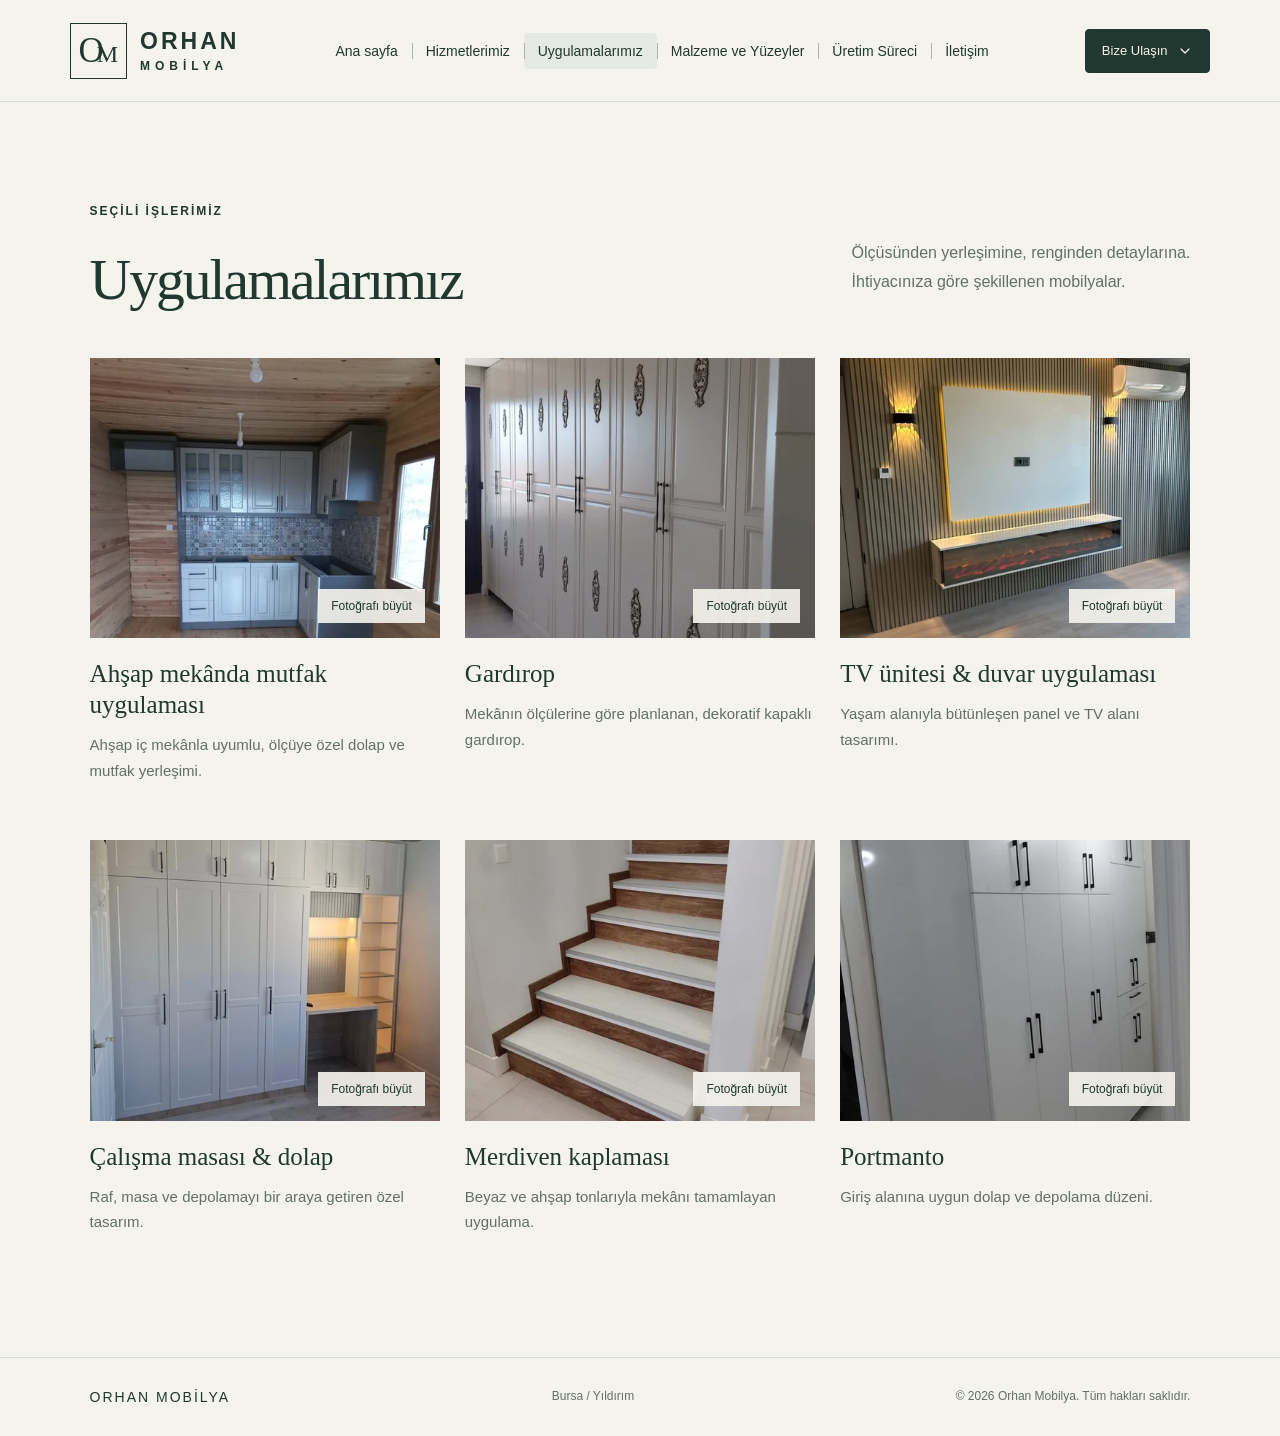
<file: uygulamalar/index.html>
<!doctype html>
<html lang="tr">
<head>
<meta charset="UTF-8">
<meta name="viewport" content="width=device-width,initial-scale=1">
<title>Uygulamalarımız | Gerçek Proje Fotoğrafları · Orhan Mobilya</title>
<meta name="description" content="Orhan Mobilya’nın mutfak, gardırop, TV ünitesi, portmanto, çalışma masası ve merdiven uygulamalarını gerçek proje fotoğraflarıyla inceleyin.">
<link rel="canonical" href="https://www.orhanmobilyabursa.com/uygulamalar/">
<meta property="og:url" content="https://www.orhanmobilyabursa.com/uygulamalar/">
<link rel="icon" href="/favicon.ico" type="image/x-icon" sizes="16x16 32x32 48x48 96x96">
<link rel="icon" href="/assets/favicon-48.png" type="image/png" sizes="48x48">
<link rel="icon" href="/assets/favicon-96.png" type="image/png" sizes="96x96">
<!-- Establish the enhanced navigation state before the first styled render. -->
<script>document.documentElement.classList.add("js");</script>
<link rel="stylesheet" href="/style.css">
<script src="/script.js" defer></script>
</head>
<body>
<a class="skip-link" href="#main-content">İçeriğe geç</a>
<header><a class="brand" href="/" aria-label="Orhan Mobilya ana sayfa"><span class="brand-mark">O<span>M</span></span><span>ORHAN<small>MOBİLYA</small></span></a><button class="menu-toggle" type="button" aria-controls="menu-panel" aria-expanded="false" aria-label="Menüyü aç"><svg width="22" height="22" viewBox="0 0 24 24" fill="none" stroke="currentColor" stroke-width="1.6" stroke-linecap="round" aria-hidden="true"><path d="M4 6h16M4 12h16M4 18h16"/></svg></button><div id="menu-panel"><nav id="main-menu" aria-label="Ana menü"><a href="/">Ana sayfa</a><a href="/hizmetler/">Hizmetlerimiz</a><a href="/uygulamalar/" aria-current="page">Uygulamalarımız</a><a href="/malzemeler/">Malzeme ve Yüzeyler</a><a href="/uretim-sureci/">Üretim Süreci</a><a href="/iletisim/">İletişim</a></nav>
<details class="header-reach"><summary class="header-contact">Bize Ulaşın<svg width="16" height="16" viewBox="0 0 24 24" fill="none" stroke="currentColor" stroke-width="1.8" stroke-linecap="round" stroke-linejoin="round" aria-hidden="true"><path d="m6 9 6 6 6-6"/></svg></summary><div class="reach-options"><a href="tel:+905327612215"><span>Telefon ile arayın</span><strong class="reach-line"><svg class="reach-icon" width="16" height="16" viewBox="0 0 24 24" fill="none" stroke="currentColor" stroke-width="1.7" stroke-linecap="round" stroke-linejoin="round" aria-hidden="true" focusable="false"><path d="M22 16.9v3a2 2 0 0 1-2.2 2A19.8 19.8 0 0 1 3.1 5.2 2 2 0 0 1 5.1 3h3a2 2 0 0 1 2 1.7c.1 1 .4 2 .7 2.9a2 2 0 0 1-.5 2.1L9 11a16 16 0 0 0 6 6l1.3-1.3a2 2 0 0 1 2.1-.5c.9.3 1.9.6 2.9.7A2 2 0 0 1 22 16.9Z"/></svg>0532 761 22 15</strong></a><a href="https://wa.me/905327612215" target="_blank" rel="noopener noreferrer"><span class="reach-line"><svg class="reach-icon" width="16" height="16" viewBox="0 0 24 24" fill="none" stroke="currentColor" stroke-width="1.7" stroke-linecap="round" stroke-linejoin="round" aria-hidden="true" focusable="false"><path d="M20.5 11.7a8.5 8.5 0 0 1-12.6 7.5L3 20.5l1.3-4.8a8.5 8.5 0 1 1 16.2-4Z"/><path d="m8 7 1.5 3-1 1c1 2 2 3 4 4l1-1 3 1.5c-.5 2-2 2.5-3.5 2-3.5-1-6-3.5-7-7C5.5 9 6 7.5 8 7Z"/></svg>WhatsApp’tan yazın</span><small>Mesaj gönderin</small></a></div></details></div></header>
<main id="main-content"><section id="isler" class="projects section"><div class="projects-head"><div><p class="eyebrow">SEÇİLİ İŞLERİMİZ</p><h1 class="page-title">Uygulamalarımız</h1></div><p>Ölçüsünden yerleşimine, renginden detaylarına.<br>İhtiyacınıza göre şekillenen mobilyalar.</p></div><div class="gallery real-gallery"><article class="project-card"><button class="project" data-photo="/assets/secilmis-mutfak.jpg" data-title="Ahşap mekânda mutfak uygulaması"><div class="image-wrap"><picture><source type="image/webp" srcset="/assets/secilmis-mutfak-320.webp 320w, /assets/secilmis-mutfak-480.webp 480w, /assets/secilmis-mutfak-640.webp 640w, /assets/secilmis-mutfak-900.webp 900w, /assets/secilmis-mutfak-1200.webp 1200w" sizes="(max-width: 700px) 86vw, (max-width: 1100px) calc(43vw - 12.5px), calc(28.6667vw - 16.6667px)"><img width="1200" height="1170" decoding="async" loading="lazy" src="/assets/secilmis-mutfak.jpg" alt="Ahşap iç mekânla uyumlu, ölçüye özel dolap ve mutfak yerleşimi."></picture><span>Fotoğrafı büyüt</span></div><div class="caption"><h3>Ahşap mekânda mutfak uygulaması</h3><p>Ahşap iç mekânla uyumlu, ölçüye özel dolap ve mutfak yerleşimi.</p></div></button></article>
<article class="project-card"><button class="project" data-photo="/assets/secilmis-gardirop.jpg" data-title="Gardırop"><div class="image-wrap"><picture><source type="image/webp" srcset="/assets/secilmis-gardirop-320.webp 320w, /assets/secilmis-gardirop-480.webp 480w, /assets/secilmis-gardirop-640.webp 640w, /assets/secilmis-gardirop-900.webp 900w" sizes="(max-width: 700px) 86vw, (max-width: 1100px) calc(43vw - 12.5px), calc(28.6667vw - 16.6667px)"><img width="900" height="1600" decoding="async" loading="lazy" src="/assets/secilmis-gardirop.jpg" alt="Mekânın ölçülerine göre planlanan, dekoratif kapaklı gardırop."></picture><span>Fotoğrafı büyüt</span></div><div class="caption"><h3>Gardırop</h3><p>Mekânın ölçülerine göre planlanan, dekoratif kapaklı gardırop.</p></div></button></article>
<article class="project-card"><button class="project" data-photo="/assets/secilmis-tv.jpg" data-title="TV ünitesi &amp; duvar uygulaması"><div class="image-wrap"><picture><source type="image/webp" srcset="/assets/secilmis-tv-320.webp 320w, /assets/secilmis-tv-480.webp 480w, /assets/secilmis-tv-640.webp 640w, /assets/secilmis-tv-900.webp 900w, /assets/secilmis-tv-1200.webp 1200w" sizes="(max-width: 700px) 86vw, (max-width: 1100px) calc(43vw - 12.5px), calc(28.6667vw - 16.6667px)"><img width="1200" height="1600" decoding="async" loading="lazy" src="/assets/secilmis-tv.jpg" alt="Yaşam alanıyla bütünleşen panel ve TV alanı tasarımı."></picture><span>Fotoğrafı büyüt</span></div><div class="caption"><h3>TV ünitesi & duvar uygulaması</h3><p>Yaşam alanıyla bütünleşen panel ve TV alanı tasarımı.</p></div></button></article>
<article class="project-card"><button class="project" data-photo="/assets/secilmis-calisma.jpg" data-title="Çalışma masası &amp; dolap"><div class="image-wrap"><picture><source type="image/webp" srcset="/assets/secilmis-calisma-320.webp 320w, /assets/secilmis-calisma-480.webp 480w, /assets/secilmis-calisma-640.webp 640w, /assets/secilmis-calisma-900.webp 900w, /assets/secilmis-calisma-1170.webp 1170w" sizes="(max-width: 700px) 86vw, (max-width: 1100px) calc(43vw - 12.5px), calc(28.6667vw - 16.6667px)"><img width="1170" height="1174" decoding="async" loading="lazy" src="/assets/secilmis-calisma.jpg" alt="Raf, masa ve depolamayı bir araya getiren özel tasarım."></picture><span>Fotoğrafı büyüt</span></div><div class="caption"><h3>Çalışma masası & dolap</h3><p>Raf, masa ve depolamayı bir araya getiren özel tasarım.</p></div></button></article>
<article class="project-card"><button class="project" data-photo="/assets/secilmis-merdiven.jpg" data-title="Merdiven kaplaması"><div class="image-wrap"><picture><source type="image/webp" srcset="/assets/secilmis-merdiven-320.webp 320w, /assets/secilmis-merdiven-480.webp 480w, /assets/secilmis-merdiven-640.webp 640w, /assets/secilmis-merdiven-900.webp 900w, /assets/secilmis-merdiven-1200.webp 1200w" sizes="(max-width: 700px) 86vw, (max-width: 1100px) calc(43vw - 12.5px), calc(28.6667vw - 16.6667px)"><img width="1200" height="1600" decoding="async" loading="lazy" src="/assets/secilmis-merdiven.jpg" alt="Beyaz ve ahşap tonlarıyla mekânı tamamlayan uygulama."></picture><span>Fotoğrafı büyüt</span></div><div class="caption"><h3>Merdiven kaplaması</h3><p>Beyaz ve ahşap tonlarıyla mekânı tamamlayan uygulama.</p></div></button></article>
<article class="project-card"><button class="project" data-photo="/assets/secilmis-portmanto.jpg" data-title="Portmanto"><div class="image-wrap"><picture><source type="image/webp" srcset="/assets/secilmis-portmanto-320.webp 320w, /assets/secilmis-portmanto-480.webp 480w, /assets/secilmis-portmanto-640.webp 640w, /assets/secilmis-portmanto-900.webp 900w, /assets/secilmis-portmanto-1011.webp 1011w" sizes="(max-width: 700px) 86vw, (max-width: 1100px) calc(43vw - 12.5px), calc(28.6667vw - 16.6667px)"><img width="1011" height="1600" decoding="async" loading="lazy" src="/assets/secilmis-portmanto.jpg" alt="Giriş alanına uygun dolap ve depolama düzeni."></picture><span>Fotoğrafı büyüt</span></div><div class="caption"><h3>Portmanto</h3><p>Giriş alanına uygun dolap ve depolama düzeni.</p></div></button></article></div></section></main>
<footer><a class="footer-brand" href="/">ORHAN MOBİLYA</a><span>Bursa / Yıldırım</span><span class="copyright">© 2026 Orhan Mobilya. Tüm hakları saklıdır.</span></footer>
<dialog id="photo-dialog" aria-labelledby="photo-title"><button class="close" aria-label="Fotoğrafı kapat">×</button><img id="large-photo" decoding="async" alt=""><h2 id="photo-title"></h2></dialog>
</body>
</html>
</file>
<file: style.css>
:root{--ink:#20382f;--paper:#f5f3ee;--copper:#926c4c;--line:#d6dbd5}*{box-sizing:border-box}html{scroll-behavior:smooth;scroll-padding-top:95px}body{margin:0;background:var(--paper);color:var(--ink);font-family:Arial,Helvetica,sans-serif;font-size:16px}a{color:inherit;text-decoration:none}button{font:inherit}header{height:102px;padding:0 5.5%;display:flex;align-items:center;justify-content:space-between;border-bottom:1px solid var(--line);gap:24px}.brand{display:flex;align-items:center;gap:13px;letter-spacing:3px;font-weight:700;font-size:23px}.brand small{display:block;font-size:12px;letter-spacing:5px;margin-top:4px}.brand-mark{border:1px solid var(--ink);font-family:Georgia,serif;font-size:35px;letter-spacing:-7px;padding:7px 15px 7px 7px;font-weight:400}.brand-mark span{font-size:24px}nav{display:flex;gap:30px;font-size:14px}.header-contact{font-size:14px;border-bottom:1px solid var(--ink);padding-bottom:7px}.hero{display:grid;grid-template-columns:1fr 1fr;min-height:680px}.hero-copy{padding:72px 9% 30px 11%;display:flex;flex-direction:column;align-items:flex-start}.eyebrow{font-size:12px;letter-spacing:2px;line-height:1.6;font-weight:600;margin:0 0 27px}h1,h2{font-family:Georgia,'Times New Roman',serif;font-weight:400;margin:0;letter-spacing:-2px}h1{font-size:clamp(54px,5.7vw,86px);line-height:1.06}h1 em{font-weight:400;color:var(--copper)}.intro{font-size:17px;line-height:1.8;max-width:370px;margin:27px 0 30px;color:#526057}.button{display:inline-block;padding:17px 25px;font-size:14px}.dark{background:var(--ink);color:#fff}.button:hover{background:#355444}.hero-bottom{display:flex;gap:30px;border-top:1px solid var(--line);width:100%;margin-top:auto;padding-top:25px;font-size:11px;letter-spacing:1.4px}.hero-photo{position:relative;min-height:680px;overflow:hidden}.hero-photo img{width:100%;height:100%;position:absolute;object-fit:cover;object-position:center 47%}.photo-label{position:absolute;bottom:25px;left:30px;right:30px;background:#f5f3eef0;padding:20px 25px;display:flex;justify-content:space-between;gap:15px;align-items:center;font-family:Georgia,serif;font-size:20px}.photo-label small{font:10px Arial;letter-spacing:1px}.section{padding:100px 7%}h2{font-size:clamp(38px,4.5vw,60px);line-height:1.1}h3{font-weight:400;font-size:23px;margin:0 0 12px}.services{display:grid;grid-template-columns:1fr 1fr;gap:8%;background:#fff}.section-heading>p:last-child{max-width:340px;line-height:1.8;color:#647065;margin-top:25px}.service-list article{display:flex;gap:25px;padding:25px 0;border-top:1px solid var(--line)}.service-list article>span{color:var(--copper);font-size:13px;padding-top:6px}.service-list p{font-size:15px;line-height:1.7;color:#647065;margin:0}.projects-head{display:flex;justify-content:space-between;align-items:end;margin-bottom:45px}.projects-head>p{line-height:1.8;color:#647065}.gallery{display:grid;grid-template-columns:1.08fr 1fr;gap:35px}.project{padding:0;border:0;text-align:left;background:none;color:inherit;cursor:zoom-in;width:100%}.image-wrap{position:relative;overflow:hidden;height:270px}.image-wrap img{width:100%;height:100%;object-fit:cover;display:block;transition:transform .5s}.project:hover img{transform:scale(1.035)}.tall .image-wrap{height:680px}.image-wrap>span{position:absolute;right:15px;bottom:15px;padding:10px 13px;background:#f5f3eee8;font-size:12px}.caption{padding:20px 0 22px}.caption h3{font-family:Georgia,serif;font-size:25px}.caption p{font-size:14px;color:#647065;margin:0}.gallery-stack{display:grid;gap:12px}.process{background:var(--ink);color:#f5f3ee}.process .eyebrow{color:#cbb79e}.steps{display:grid;grid-template-columns:repeat(4,1fr);gap:35px;margin-top:55px}.steps article{border-top:1px solid #718077;padding-top:25px}.steps span{font-size:11px;letter-spacing:1.5px;color:#cbb79e}.steps h3{font-size:20px;margin:25px 0 13px}.steps p{font-size:15px;line-height:1.8;color:#c9d1ca}.contact{display:grid;grid-template-columns:1.4fr 1fr;gap:10%}.contact>div>p:last-child{line-height:1.8;color:#647065;margin-top:25px}.contact aside{border-left:1px solid var(--line);padding:20px 0 0 45px;align-self:center}.location-label{font-size:11px;letter-spacing:2px;color:var(--copper)}.contact h3{font:32px Georgia,serif;margin-top:20px}.contact aside p{line-height:1.8;color:#647065}.contact-note{font-size:14px;line-height:1.8;margin-top:25px;padding-top:22px;border-top:1px solid var(--line)}footer{padding:28px 7%;border-top:1px solid var(--line);display:flex;justify-content:space-between;gap:20px;font-size:12px;color:#647065}.footer-brand{letter-spacing:2px;color:var(--ink);font-size:14px}dialog{border:0;background:var(--paper);padding:25px;max-width:90vw;max-height:92vh}dialog::backdrop{background:#10251ded}dialog img{display:block;max-width:80vw;max-height:73vh;object-fit:contain}dialog h2{font-size:23px;letter-spacing:0;margin-top:20px}.close{position:absolute;right:30px;top:30px;width:40px;height:40px;background:var(--paper);border:0;font-size:30px;cursor:pointer}a:focus-visible,button:focus-visible{outline:3px solid #bd8351;outline-offset:5px}@media(max-width:1000px){header{padding:0 5%;height:90px}nav{gap:18px}.hero-copy{padding:55px 8%}.hero{min-height:610px}.hero-photo{min-height:610px}.photo-label{flex-direction:column;align-items:start}.steps{grid-template-columns:1fr 1fr}.tall .image-wrap{height:640px}}@media(max-width:700px){header{height:82px}.brand{font-size:18px}.brand small{font-size:10px}.brand-mark{font-size:28px}nav{display:none}.header-contact{font-size:12px}.hero{grid-template-columns:1fr}.hero-copy{padding:45px 7% 30px}.eyebrow{font-size:11px;margin-bottom:22px}h1{font-size:58px}.intro{font-size:16px;max-width:100%}.hero-bottom{margin-top:35px}.hero-photo{min-height:460px}.photo-label{left:20px;right:20px;bottom:20px;flex-direction:row;font-size:17px}.photo-label small{font-size:9px}.section{padding:65px 7%}.services{grid-template-columns:1fr;gap:30px}h2{font-size:43px}.projects-head{display:block}.projects-head>p{margin-top:22px}.gallery{grid-template-columns:1fr;gap:20px}.tall .image-wrap{height:500px}.image-wrap{height:280px}.steps{gap:25px;grid-template-columns:1fr}.steps h3{margin-top:17px}.contact{grid-template-columns:1fr;gap:30px}.contact aside{padding:25px 0 0;border-left:0;border-top:1px solid var(--line)}footer{flex-direction:column;gap:15px}dialog{padding:15px}dialog img{max-width:82vw}.close{top:20px;right:20px}}@media(prefers-reduced-motion:reduce){html{scroll-behavior:auto}*{transition:none!important}}

/* Updated project gallery, materials and contact */
.hero-actions,.contact-actions{display:flex;gap:12px;flex-wrap:wrap}.outline{border:1px solid var(--ink)}.outline:hover{background:#e5e9e3}.hero-actions .button{padding:16px 20px}.real-gallery{grid-template-columns:repeat(3,minmax(0,1fr));gap:35px 25px}.real-gallery .image-wrap{height:310px}.real-gallery .project{align-self:start}.real-gallery .caption p{line-height:1.7}.materials{background:#e8ece6}.material-grid{display:grid;grid-template-columns:repeat(3,1fr);gap:35px}.material-grid article{border-top:1px solid #aab6a9;padding-top:25px}.material-grid article>span{font-size:13px;color:var(--copper)}.material-grid h3{font-family:Georgia,serif;font-size:30px;margin-top:20px}.material-grid p{font-size:16px;line-height:1.8;color:#526057}.contact address{font-style:normal;font-size:16px;line-height:1.9;color:#526057}.phone-link{display:block;font-size:23px;margin-top:25px}@media(max-width:1100px){nav{gap:17px}.header-contact{font-size:12px}.real-gallery{grid-template-columns:repeat(2,minmax(0,1fr))}}@media(max-width:700px){.real-gallery,.material-grid{grid-template-columns:1fr}.real-gallery .image-wrap{height:350px}.real-gallery{gap:25px}.material-grid{gap:25px}.hero-actions .button{font-size:14px}.contact-actions{gap:10px}.phone-link{font-size:22px}}

.service-region{border-top:1px solid var(--line);padding-top:22px}.real-gallery .image-wrap{height:360px}.real-gallery .project:nth-child(4) img{object-position:50% 62%}@media(max-width:700px){.real-gallery .image-wrap{height:380px}}

/* Responsive navigation and photo viewer */
#menu-panel{display:contents}
#main-menu{gap:0}
#main-menu a{position:relative;padding:10px 14px;border-radius:4px;transition:background-color .2s,color .2s,transform .2s}
#main-menu a+a::before{content:"";position:absolute;left:0;top:50%;width:1px;height:16px;background:#aab6a9;transform:translateY(-50%);pointer-events:none}
#main-menu a:hover,#main-menu a:focus-visible{background:#e5e9e3;color:#355444;transform:translateY(-2px)}
.menu-toggle{display:none;border:1px solid var(--ink);background:transparent;color:var(--ink);padding:10px 14px;cursor:pointer;min-height:44px}
.menu-toggle[hidden]{display:none}
.photo-open{overflow:hidden}
dialog img{max-width:100%;height:auto}
dialog h2{overflow-wrap:anywhere}
.hero-copy,.section-heading,.service-list,.contact>div,.contact aside{min-width:0}
@media(max-width:1000px){
 header{height:auto;min-height:90px;flex-wrap:wrap;gap:12px;padding-top:16px;padding-bottom:16px}
 .brand{margin-right:auto}
 .js .menu-toggle{display:block}
 #main-menu{order:4;display:flex;flex-basis:100%;flex-wrap:wrap;gap:8px;padding-top:12px;border-top:1px solid var(--line)}
 .js header #main-menu:not(.is-open){display:none}
 #main-menu a{padding:12px 14px;min-height:44px;border:1px solid var(--line)}
 #main-menu a+a::before{display:none}
}
@media(max-width:700px){
 header{min-height:82px}
 h1{font-size:clamp(46px,8.3vw,58px)}
 h2{font-size:clamp(35px,7vw,43px)}
 .hero-bottom{flex-wrap:wrap;gap:12px 24px}
 .photo-label{flex-wrap:wrap;padding:16px 20px}
 .header-contact{padding:10px 0;min-height:44px}
 dialog{max-width:90vw;max-height:92dvh}
 dialog img{max-height:70dvh}
 .close{width:44px;height:44px}
}
@media(max-width:380px){header{gap:8px}.header-contact{order:3;flex-basis:100%;border-bottom:0}}

/* Header contact button */
.header-reach{position:relative;flex-shrink:0}
.header-contact{list-style:none;cursor:pointer}
.header-contact::-webkit-details-marker{display:none}
.header-reach[open] .header-contact svg{transform:rotate(180deg)}
.reach-options{position:absolute;right:0;top:calc(100% + 10px);z-index:10;width:250px;max-width:calc(100vw - 32px);padding:8px;border:1px solid var(--line);border-radius:6px;background:var(--paper);box-shadow:0 8px 24px #20382f24}
.reach-options a{display:flex;flex-direction:column;gap:6px;padding:14px;border-radius:4px;font-size:14px;transition:background-color .2s}
.reach-options a+a{border-top:1px solid var(--line)}
.reach-options a:hover,.reach-options a:focus-visible{background:#e5e9e3}
.reach-options strong{font-size:16px;font-weight:500}
.reach-options small{color:#526057;font-size:12px}
@media(max-width:700px){.header-reach{order:3;flex-basis:100%;display:flex;justify-content:flex-end}.header-reach .header-contact{flex-basis:auto}.reach-options{top:calc(100% + 8px)}}
.header-contact{display:inline-flex;align-items:center;justify-content:center;gap:9px;min-height:44px;padding:12px 16px;border:1px solid var(--ink);border-radius:4px;background:var(--ink);color:var(--paper);font-size:13px;font-weight:500;white-space:nowrap;transition:background-color .2s,border-color .2s,box-shadow .2s,transform .2s}
.header-contact svg{flex-shrink:0}
.header-contact:hover,.header-contact:focus-visible{background:#355444;border-color:#355444;box-shadow:0 3px 10px #20382f20;transform:translateY(-2px)}
@media(min-width:1001px) and (max-width:1250px){header{height:auto;flex-wrap:wrap;padding-top:18px;padding-bottom:18px;gap:16px}.brand{margin-right:auto}#main-menu{order:3;flex-basis:100%;justify-content:center}}

/* Compact mobile header and contact panel */
#malzemeler .projects-head>p{color:#59665b}
#malzemeler .material-grid article>span,#iletisim .location-label{color:#805d40}
.real-gallery .image-wrap{height:auto;aspect-ratio:var(--photo-ratio)}
.image-wrap picture{display:block;width:100%;height:100%}
summary:focus-visible{outline:3px solid #bd8351;outline-offset:3px}
footer{align-items:center;line-height:1.6}
.copyright{font-size:12px;letter-spacing:0}
@media(max-width:1000px){
 header{min-height:76px;padding:14px 5%;gap:0 16px;align-items:center}
 .brand{flex-shrink:0}
 .js .menu-toggle{display:flex;align-items:center;justify-content:center;width:44px;height:44px;padding:0;border:0;border-radius:3px;background:transparent}
 .menu-toggle:hover,.menu-toggle[aria-expanded="true"]{background:#e5e9e3}
 #menu-panel{display:block;flex-basis:100%;min-width:0;margin-top:12px;padding:8px 0 0;border-top:1px solid var(--line)}
 .js header #menu-panel:not(.is-open){display:none}
 .js header #main-menu:not(.is-open),#main-menu{display:flex;flex-direction:column;flex-wrap:nowrap;gap:0;padding:0;border:0}
 #main-menu a{padding:12px 8px;border:0;border-radius:3px;font-size:14px;min-height:44px}
 #main-menu a:hover,#main-menu a:focus-visible{transform:none}
 .header-reach{display:block;margin-top:6px;padding-top:6px;border-top:1px solid var(--line)}
 .header-reach .header-contact{display:flex;justify-content:space-between;width:100%;min-height:44px;padding:12px 8px;border:0;border-radius:3px;background:transparent;color:var(--ink);font-size:14px}
 .header-contact:hover,.header-contact:focus-visible{background:#e5e9e3;box-shadow:none;transform:none}
 .reach-options{position:static;width:100%;max-width:none;margin:0;padding:0 8px 8px;border:0;border-radius:0;background:transparent;box-shadow:none}
 .reach-options a{padding:12px 8px;overflow-wrap:anywhere}
 .reach-options a+a{border-top:0}
}
@media(max-width:700px){
 header{padding:12px 5%;min-height:70px}
 .brand{gap:10px}
 footer{align-items:flex-start;gap:8px;padding:24px 7%}
 .copyright{max-width:100%;text-wrap:balance}
 .contact-actions .button{padding:12px 16px}
}

/* Shared page layout and navigation */
body{min-height:100vh;display:flex;flex-direction:column}
main{flex:1;min-width:0}
html{scroll-padding-top:24px}
#main-menu a[aria-current="page"]{color:var(--ink);background:#e5e9e3}
.page-title{font-size:clamp(40px,4.5vw,64px);line-height:1.12;max-width:720px}
.section-heading>p,.contact>div>p{line-height:1.8;color:#526057;max-width:500px}
.skip-link{position:absolute;top:8px;left:8px;z-index:30;padding:12px;background:var(--ink);color:white;transform:translateY(-150%)}
.skip-link:focus{transform:none}
.contact-name{display:block;font-size:26px;font-weight:500;line-height:1.5;color:var(--ink);margin-bottom:8px}
@media(max-width:700px){.contact-name{font-size:22px}}
.sr-only{position:absolute;width:1px;height:1px;padding:0;margin:-1px;overflow:hidden;clip:rect(0,0,0,0);white-space:nowrap;border:0}
.text-link{display:inline-block;border-bottom:1px solid var(--ink);padding:8px 0;font-size:14px;color:var(--ink)}
.text-link:hover{color:#805d40}
/* Opening gallery integrated into the original photo area */
.hero-gallery{min-width:0;position:relative;min-height:680px;overflow:hidden;background:#e8ece6}
.hero-track{position:absolute;inset:0;display:flex;height:100%;overflow-x:auto;overflow-y:hidden;scroll-snap-type:x mandatory;scrollbar-width:none;overscroll-behavior-x:contain}
.hero-track::-webkit-scrollbar{display:none}
.hero-track:focus-visible{outline:3px solid #805d40;outline-offset:-3px}
.hero-slide{flex:0 0 100%;min-width:0;margin:0;position:relative;scroll-snap-align:start;scroll-snap-stop:always}
.hero-slide picture{position:absolute;inset:0;display:block}
.hero-slide img{display:block;width:100%;height:100%;object-fit:cover;object-position:center 47%}
.hero-slide:nth-child(2) img{object-position:50% 42%}
.hero-slide figcaption{position:absolute;bottom:56px;left:30px;right:30px;background:#f5f3eef0;padding:20px 25px;display:flex;justify-content:space-between;gap:15px;align-items:center;font:20px Georgia,serif;color:var(--ink)}
.hero-slide figcaption small{font:10px Arial,Helvetica,sans-serif;letter-spacing:1px;text-transform:uppercase}
.gallery-controls{position:absolute;inset:0;pointer-events:none}
.gallery-controls[hidden]{display:none}
.gallery-arrow{position:absolute;top:50%;margin-top:-22px;width:44px;height:44px;padding:0;border:0;background:transparent;color:#ffffffc7;display:grid;place-items:center;filter:drop-shadow(0 1px 2px #000b);cursor:pointer;pointer-events:auto}
.gallery-arrow svg{width:22px;height:22px}
.gallery-arrow[data-direction="-1"]{left:16px}
.gallery-arrow[data-direction="1"]{right:16px}
.gallery-arrow:hover{color:#fff}
.gallery-dots{position:absolute;bottom:8px;left:50%;transform:translateX(-50%);display:flex;pointer-events:auto}
.gallery-dot{border:0;position:relative;width:44px;height:44px;padding:0;background:transparent;cursor:pointer}
.gallery-dot::after{content:"";position:absolute;left:50%;top:50%;transform:translate(-50%,-50%);width:5px;height:5px;background:#ffffff80;border-radius:50%;box-shadow:0 1px 3px #000b}
.gallery-dot[aria-current="true"]::after{width:7px;height:7px;background:#fff}
.gallery-arrow:focus-visible,.gallery-dot:focus-visible{outline:2px solid #fff;outline-offset:-4px;box-shadow:inset 0 0 0 2px #23362a;border-radius:4px}
.real-gallery .image-wrap{height:auto;aspect-ratio:5/4}
.project-card{min-width:0}
.real-gallery .caption h3{font-size:25px;line-height:1.25}
.real-gallery .caption p{font-size:15px;line-height:1.7}
dialog img{width:auto;height:auto;max-width:80vw;max-height:73dvh}
@media(max-width:1000px){
 .hero-gallery{min-height:610px}
 .hero-slide figcaption{flex-direction:column;align-items:flex-start}
}
@media(max-width:700px){
 .page-title{font-size:clamp(35px,8vw,43px);letter-spacing:-1px}
 .hero-gallery{min-height:460px}
 .hero-slide figcaption{bottom:52px;left:20px;right:20px;padding:16px 20px;font-size:17px;gap:8px}
 .hero-slide figcaption small{font-size:10px}
 .gallery-arrow[data-direction="-1"]{left:10px}
 .gallery-arrow[data-direction="1"]{right:10px}
 .real-gallery{gap:28px}
 .real-gallery .image-wrap{aspect-ratio:1/1}
 .real-gallery .caption{padding:16px 0 0}
 .real-gallery .caption h3{font-size:24px}
 .real-gallery .caption p{font-size:15px}
 dialog img{max-height:70dvh}
}

/* Workshop location: reserve space before the lazy-loaded map arrives. */
.contact-map{display:block;width:100%;max-width:100%;height:260px;margin-top:22px;border:1px solid var(--line)}
@media(max-width:700px){.contact-map{height:220px}}

.reach-options .reach-line{display:flex;align-items:center;gap:8px}
.reach-icon{flex:0 0 16px;width:16px;height:16px}
</file>
